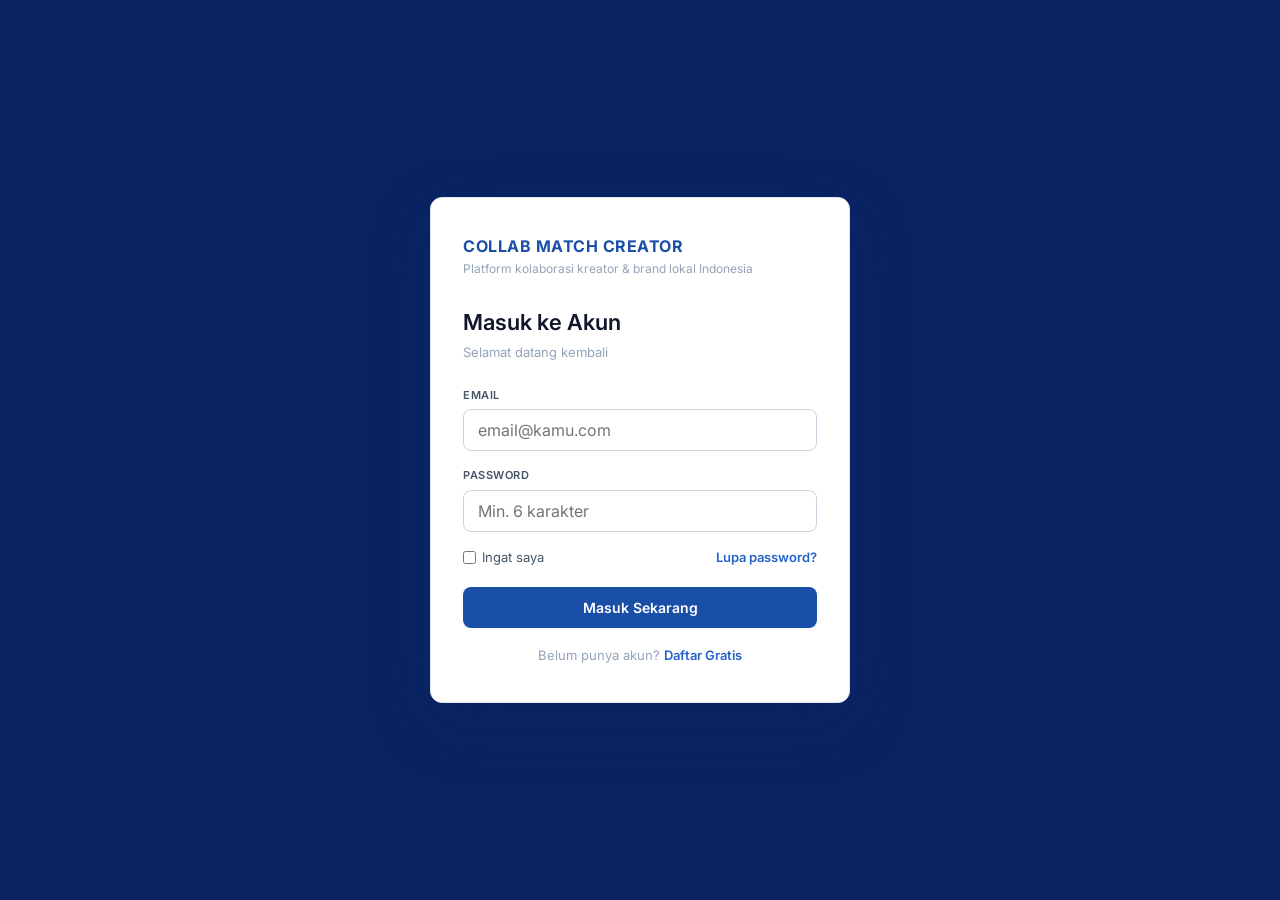
<file: index.html>
<!DOCTYPE html>
<html lang="id">
<head>
<meta charset="UTF-8">
<meta name="viewport" content="width=device-width, initial-scale=1.0, viewport-fit=cover">
<meta name="theme-color" content="#1a4fa8">
<meta name="description" content="Platform kolaborasi kreator &amp; brand lokal Indonesia">
<meta name="apple-mobile-web-app-capable" content="yes">
<meta name="apple-mobile-web-app-status-bar-style" content="black-translucent">
<meta name="apple-mobile-web-app-title" content="COLLAB MATCH">
<meta name="mobile-web-app-capable" content="yes">
<meta name="application-name" content="CollabMatch">

<!-- Open Graph -->
<meta property="og:title" content="Collab Match Creator">
<meta property="og:description" content="Platform kolaborasi kreator & brand lokal Indonesia">
<meta property="og:type" content="website">
<meta property="og:image" content="/icons/icon-512.png">

<!-- PWA Manifest -->
<link rel="manifest" href="/manifest.json">

<!-- Apple Touch Icon -->
<link rel="apple-touch-icon" href="/icons/icon-192.png">
<link rel="apple-touch-icon" sizes="152x152" href="/icons/icon-152.png">
<link rel="apple-touch-icon" sizes="192x192" href="/icons/icon-192.png">

<!-- Favicon -->
<link rel="icon" type="image/png" sizes="32x32" href="/icons/icon-96.png">

<!-- Fonts -->
<link rel="preconnect" href="https://fonts.googleapis.com">
<link rel="preconnect" href="https://fonts.gstatic.com" crossorigin>
<link href="https://fonts.googleapis.com/css2?family=Inter:wght@300;400;500;600;700&display=swap" rel="stylesheet">

<!-- Stylesheet -->
<link rel="stylesheet" href="style.css">

<title>COLLAB MATCH CREATOR</title>
</head>
<body>

<!-- PWA: Install Banner (muncul saat belum diinstall) -->
<div class="pwa-install-banner" id="pwaInstallBanner">
  <span class="pwa-install-icon">📲</span>
  <div class="pwa-install-text">
    <div class="pwa-install-title">Install Collab Match</div>
    <div class="pwa-install-sub">Buka lebih cepat langsung dari home screen</div>
  </div>
  <button class="pwa-install-btn" onclick="CMK.InstallPrompt.prompt()">Install</button>
  <button class="pwa-install-dismiss" onclick="CMK.InstallPrompt.dismiss()" aria-label="Tutup">✕</button>
</div>

<!-- PWA: Update Banner (muncul saat ada versi baru) -->
<div class="update-banner" id="updateBanner">
  <span>🎉 Versi baru tersedia!</span>
  <div class="update-banner-text">Perbarui untuk fitur terbaru.</div>
  <button class="update-banner-btn" id="updateBannerBtn">Perbarui</button>
</div>

<!-- Hidden file input for photo upload -->
<input type="file" id="photoFileInput" accept="image/*" style="display:none" onchange="onPhotoSelected(event)">

<div class="toast-wrap" id="toastWrap"></div>

<!-- CHAT VIEW -->
<div class="chat-view" id="chatView">
  <div class="chat-header">
    <button class="btn-back" onclick="closeChat()">&#8249;</button>
    <div class="chat-peer-info">
      <div class="chat-peer-name" id="chatPeerName">-</div>
      <div class="chat-peer-status">Online sekarang</div>
      <div class="chat-peer-context" id="chatPeerContext"></div>
    </div>
  </div>
  <div class="chat-messages" id="chatMessages"></div>
  <div class="chat-input-bar">
    <input class="chat-input" id="chatInput" placeholder="Tulis pesan..." onkeypress="onChatKey(event)">
    <button class="btn-send" onclick="sendMsg()">&#9658;</button>
  </div>
</div>

<!-- PAYMENT MODAL -->
<div class="overlay" id="payOverlay">
  <div class="bottom-sheet">
    <div class="sheet-handle"></div>
    <div class="sheet-title">Aktifkan Iklan Premium</div>
    <div class="sheet-sub">Iklan tayang 14 hari — ratusan kreator lokal menemukanmu</div>
    <div class="pay-amount-box">
      <div class="pay-amount">Rp 99.000</div>
      <div class="pay-amount-sub">Sekali bayar · 14 hari tayang · Badge Premium aktif</div>
    </div>
    <div class="pay-methods">
      <div class="pay-opt sel" onclick="selPay(this,'transfer')"><div class="pay-opt-name">Transfer Bank</div></div>
      <div class="pay-opt"    onclick="selPay(this,'qris')"><div class="pay-opt-name">QRIS</div></div>
      <div class="pay-opt"    onclick="selPay(this,'dana')"><div class="pay-opt-name">DANA</div></div>
      <div class="pay-opt"    onclick="selPay(this,'gopay')"><div class="pay-opt-name">GoPay</div></div>
    </div>
    <div class="bank-box" id="bankBox">
      <p>Transfer ke BCA atas nama <strong>PT Collab Match Creator</strong></p>
      <div class="bank-num">1234 5678 90</div>
      <div class="bank-note">Nominal tepat Rp 99.000 — konfirmasi otomatis dalam 1x24 jam</div>
    </div>
    <button class="btn-confirm" onclick="confirmPay()">Konfirmasi Sudah Bayar</button>
    <button class="btn-cancel-sheet" onclick="closePayOverlay()">Batalkan</button>
  </div>
</div>

<!-- EDIT PROFILE MODAL (CREATOR) -->
<div class="overlay" id="editOverlay">
  <div class="bottom-sheet">
    <div class="sheet-handle"></div>
    <div class="sheet-title">Edit Profil</div>
    <div class="sheet-sub">Lengkapi profil agar mudah ditemukan brand</div>
    <div class="form-group">
      <label class="form-label">Bio Singkat</label>
      <textarea class="form-input" id="editBio" rows="3" placeholder="Ceritakan keunikanmu sebagai kreator..." style="resize:none"></textarea>
    </div>
    <div class="form-group">
      <label class="form-label">Niche Konten</label>
      <select class="form-input" id="editNiche">
        <option>Beauty &amp; Lifestyle</option><option>Food &amp; Culinary</option>
        <option>Fashion</option><option>Travel</option>
        <option>Tech &amp; Gadget</option><option>Gaming</option>
        <option>Finance</option><option>Health &amp; Fitness</option>
        <option>Parenting</option><option>Comedy &amp; Entertainment</option>
      </select>
    </div>
    <div class="form-group">
      <label class="form-label">Kota</label>
      <input class="form-input" id="editCity" placeholder="Contoh: Solo, Jawa Tengah">
    </div>
    <div class="form-group">
      <label class="form-label">Username Instagram</label>
      <input class="form-input" id="editIG" placeholder="@username">
    </div>
    <div class="form-group">
      <label class="form-label">Username TikTok</label>
      <input class="form-input" id="editTT" placeholder="@username">
    </div>
    <div class="form-group">
      <label class="form-label">Total Followers (gabungan)</label>
      <input class="form-input" id="editFollowers" type="number" placeholder="Contoh: 12500">
    </div>
    <button class="btn-confirm" onclick="saveProfile()">Simpan Profil</button>
    <button class="btn-cancel-sheet" onclick="closeEdit()">Batal</button>
  </div>
</div>

<!-- EDIT PROFILE MODAL (BRAND) -->
<div class="overlay" id="editBrandOverlay">
  <div class="bottom-sheet">
    <div class="sheet-handle"></div>
    <div class="sheet-title">Edit Profil Brand</div>
    <div class="sheet-sub">Lengkapi info brand agar kreator lebih percaya</div>
    <div class="form-group">
      <label class="form-label">Nama Brand</label>
      <input class="form-input" id="editBrandName" placeholder="Contoh: Kopi Nusantara">
    </div>
    <div class="form-group">
      <label class="form-label">Kategori Bisnis</label>
      <select class="form-input" id="editBrandCat">
        <option>Kuliner &amp; F&amp;B</option><option>Beauty &amp; Skincare</option>
        <option>Fashion</option><option>UMKM Lokal</option>
        <option>Travel &amp; Hospitality</option><option>Tech &amp; Apps</option>
        <option>Education</option><option>Health &amp; Wellness</option>
      </select>
    </div>
    <div class="form-group">
      <label class="form-label">Lokasi Brand</label>
      <input class="form-input" id="editBrandCity" placeholder="Contoh: Solo, Jawa Tengah">
    </div>
    <div class="form-group">
      <label class="form-label">Instagram Brand</label>
      <input class="form-input" id="editBrandIG" placeholder="@namainstagram">
    </div>
    <div class="form-group">
      <label class="form-label">TikTok Brand</label>
      <input class="form-input" id="editBrandTT" placeholder="@namatiktok">
    </div>
    <div class="form-group">
      <label class="form-label">Website / Link Bio</label>
      <input class="form-input" id="editBrandWeb" placeholder="https://website.com">
    </div>
    <button class="btn-confirm" onclick="saveBrandProfile()">Simpan Profil Brand</button>
    <button class="btn-cancel-sheet" onclick="closeEditBrand()">Batal</button>
  </div>
</div>

<!-- POST JOB MODAL -->
<div class="overlay" id="postJobOverlay">
  <div class="bottom-sheet">
    <div class="sheet-handle"></div>
    <div class="sheet-title">Pasang Iklan Kampanye</div>
    <div class="sheet-sub">Kreator lokal siap menemukan lowonganmu dalam hitungan menit</div>
    <div class="form-group">
      <label class="form-label">Nama Kampanye / Produk</label>
      <input class="form-input" id="jobTitle" placeholder="Contoh: Review Kopi Arabika Premium">
    </div>
    <div class="form-group">
      <label class="form-label">Deskripsi Briefing</label>
      <textarea class="form-input" id="jobDesc" rows="3" placeholder="Format konten, tone, deliverable, dll." style="resize:none"></textarea>
    </div>
    <div class="form-group">
      <label class="form-label">Niche Kreator yang Dicari</label>
      <select class="form-input" id="jobNiche">
        <option>Beauty &amp; Lifestyle</option><option>Food &amp; Culinary</option>
        <option>Fashion</option><option>Travel</option>
        <option>Tech &amp; Gadget</option><option>Gaming</option>
        <option>Finance</option><option>Health &amp; Fitness</option>
      </select>
    </div>
    <div class="form-group">
      <label class="form-label">Lokasi Target Kreator</label>
      <input class="form-input" id="jobLocation" placeholder="Contoh: Solo, Semarang, Yogyakarta">
    </div>
    <div class="form-group">
      <label class="form-label">Budget Kolaborasi (Rp)</label>
      <input class="form-input" id="jobBudget" type="number" placeholder="Contoh: 500000">
    </div>
    <div class="form-group">
      <label class="form-label">Kategori Bisnis</label>
      <select class="form-input" id="jobCategory">
        <option>Kuliner &amp; F&amp;B</option><option>Beauty &amp; Skincare</option>
        <option>Fashion</option><option>UMKM Lokal</option>
        <option>Travel &amp; Hospitality</option><option>Tech &amp; Apps</option>
        <option>Education</option><option>Health &amp; Wellness</option>
      </select>
    </div>
    <button class="btn-confirm" onclick="submitPost()">Pasang Iklan — Rp 99.000</button>
    <button class="btn-cancel-sheet" onclick="closePostJob()">Batal</button>
  </div>
</div>

<!-- ===== EDIT FOTO PROFIL MODAL (BARU) ===== -->
<div class="overlay" id="editPhotoOverlay">
  <div class="bottom-sheet">
    <div class="sheet-handle"></div>
    <div class="sheet-title">Foto Profil</div>
    <div class="sheet-sub">Pilih foto yang mewakili identitasmu</div>
    <div class="photo-preview-wrap">
      <div class="photo-preview-circle" id="photoPreviewCircle">?</div>
      <button class="btn-pick-photo" onclick="document.getElementById('photoFileInput').click()">Pilih Foto dari Galeri</button>
      <div class="photo-hint">Format JPG / PNG · Maks. 5 MB · Rasio 1:1 disarankan</div>
    </div>
    <button class="btn-confirm" id="btnSavePhoto" onclick="savePhoto()" disabled style="opacity:0.5">Simpan Foto Profil</button>
    <button class="btn-cancel-sheet" id="btnRemovePhoto" onclick="removePhoto()" style="color:var(--red);display:none">Hapus Foto Profil</button>
    <button class="btn-cancel-sheet" onclick="closeEditPhoto()">Batal</button>
  </div>
</div>

<!-- ===== EDIT NAMA AKUN MODAL (BARU) ===== -->
<div class="overlay" id="editNameOverlay">
  <div class="bottom-sheet">
    <div class="sheet-handle"></div>
    <div class="sheet-title">Ubah Nama Akun</div>
    <div class="sheet-sub">Nama yang tampil di profil dan percakapanmu</div>
    <div class="name-edit-info" id="nameEditInfo">
      <!-- diisi oleh JS -->
    </div>
    <div class="form-group">
      <label class="form-label">Nama Baru</label>
      <input class="form-input" id="editNameInput" placeholder="Nama lengkap kamu" maxlength="50">
    </div>
    <button class="btn-confirm" id="btnSaveName" onclick="saveName()">Simpan Nama</button>
    <button class="btn-cancel-sheet" onclick="closeEditName()">Batal</button>
  </div>
</div>

<!-- ===== AUTH ===== -->
<div id="authArea">
  <!-- LOGIN -->
  <div id="loginPage" class="auth-page">
    <div class="auth-card">
      <div class="auth-brand">
        <div class="auth-brand-name">Collab Match Creator</div>
        <div class="auth-brand-sub">Platform kolaborasi kreator &amp; brand lokal Indonesia</div>
      </div>
      <div class="auth-heading">Masuk ke Akun</div>
      <div class="auth-subheading">Selamat datang kembali</div>
      <div class="form-group">
        <label class="form-label">Email</label>
        <input class="form-input" type="email" id="loginEmail" placeholder="email@kamu.com">
      </div>
      <div class="form-group">
        <label class="form-label">Password</label>
        <input class="form-input" type="password" id="loginPw" placeholder="Min. 6 karakter">
      </div>
      <div style="display:flex;align-items:center;justify-content:space-between;margin-bottom:20px">
        <label style="font-size:13px;color:var(--gray-600);display:flex;align-items:center;gap:6px;cursor:pointer">
          <input type="checkbox" id="rememberMe" style="accent-color:var(--blue-600)"> Ingat saya
        </label>
        <a href="#" style="font-size:13px;color:var(--blue-600);text-decoration:none;font-weight:600">Lupa password?</a>
      </div>
      <button class="btn-primary" onclick="doLogin()">Masuk Sekarang</button>
      <div class="auth-switch">Belum punya akun? <a href="#" onclick="showReg()">Daftar Gratis</a></div>
    </div>
  </div>

  <!-- REGISTER -->
  <div id="regPage" class="auth-page" style="display:none">
    <div class="auth-card">
      <div class="auth-brand">
        <div class="auth-brand-name">Collab Match Creator</div>
        <div class="auth-brand-sub">Mulai kolaborasi impianmu hari ini</div>
      </div>
      <div class="auth-heading">Buat Akun Baru</div>
      <div class="auth-subheading">Gratis selamanya untuk kreator</div>
      <div class="form-group">
        <label class="form-label">Nama Lengkap</label>
        <input class="form-input" type="text" id="regName" placeholder="Nama kamu">
      </div>
      <div class="form-group">
        <label class="form-label">Email</label>
        <input class="form-input" type="email" id="regEmail" placeholder="email@kamu.com">
      </div>
      <div class="form-group">
        <label class="form-label">Password</label>
        <input class="form-input" type="password" id="regPw" placeholder="Min. 6 karakter">
      </div>
      <div class="form-group">
        <label class="form-label">Daftar Sebagai</label>
        <div class="role-grid">
          <div class="role-option selected" id="roleCreatorOpt" onclick="pickRole('creator')">
            <div class="role-option-title">Konten Kreator</div>
            <div class="role-option-desc">Micro-influencer, KOL</div>
          </div>
          <div class="role-option" id="roleBrandOpt" onclick="pickRole('brand')">
            <div class="role-option-title">Brand / Bisnis</div>
            <div class="role-option-desc">UMKM, Kafe, Agensi</div>
          </div>
        </div>
      </div>
      <button class="btn-primary" onclick="doRegister()">Buat Akun Gratis</button>
      <div class="auth-switch">Sudah punya akun? <a href="#" onclick="showLogin()">Masuk</a></div>
    </div>
  </div>

  <!-- REGISTER SUCCESS -->
  <div id="regSuccessPage" class="reg-success-page">
    <div class="success-card">
      <div class="auth-brand" style="text-align:center">
        <div class="auth-brand-name">Collab Match Creator</div>
      </div>
      <div class="success-icon">✓</div>
      <div class="success-title">Akun Berhasil Dibuat!</div>
      <div class="success-sub">Akunmu sudah siap. Silakan masuk dengan email dan password yang kamu daftarkan tadi.</div>
      <div class="success-email-box" id="successEmail">email@kamu.com</div>
      <button class="btn-primary" onclick="goToLoginAfterReg()">Masuk ke Akun Sekarang</button>
    </div>
  </div>
</div>

<!-- ===== MAIN APP ===== -->
<div class="app-wrapper" id="appWrapper">

  <nav class="top-nav">
    <div class="top-nav-brand" id="topNavBrand">Collab Match <span>Creator</span></div>
    <div class="nav-actions">
      <button class="nav-btn" onclick="showTab('inbox')" id="inboxNavBtn" title="Pesan">
        &#9993;
        <div class="notif-dot" id="inboxDot" style="display:none"></div>
      </button>
      <div class="nav-avatar" id="navAv" onclick="showTab('profile')">K</div>
    </div>
  </nav>

  <div class="tab-nav">
    <button class="tab-btn active" id="tabCollab" onclick="showTab('collab')">Open Collab</button>
    <button class="tab-btn" id="tabJob"    onclick="showTab('job')">Job / Brand</button>
    <button class="tab-btn" id="tabInbox"  onclick="showTab('inbox')">Pesan</button>
    <button class="tab-btn" id="tabDash"   onclick="showTab('dash')">Dashboard</button>
    <button class="tab-btn" id="tabProfile" onclick="showTab('profile')">Profil</button>
  </div>

  <div class="app-content">

    <!-- OPEN COLLAB TAB -->
    <div class="tab-section active" id="secCollab">
      <div class="page-header">
        <div class="page-header-title">Brand Open Collab</div>
        <div class="page-header-sub">Brand-brand ini sedang membuka peluang kolaborasi</div>
      </div>

      <div class="search-bar-wrap">
        <div class="search-row">
          <div class="search-input-wrap">
            <span class="search-icon">🔍</span>
            <input class="search-input" id="collabSearchInput" placeholder="Cari brand, niche, atau lokasi..." oninput="onCollabSearch()">
          </div>
          <button class="btn-search" onclick="onCollabSearch()">Cari</button>
        </div>
        <div class="filter-chips" id="collabNicheChips"></div>
      </div>
      <div class="search-result-label" id="collabResultLabel" style="display:none"></div>
      <div class="card-list" id="collabList"></div>
    </div>

    <!-- JOB TAB -->
    <div class="tab-section" id="secJob">
      <div class="page-header">
        <div class="page-header-title">Lowongan Berbayar</div>
        <div class="page-header-sub">Iklan kampanye dari brand — apply 1x tap</div>
      </div>

      <div class="search-bar-wrap">
        <div class="search-row">
          <div class="search-input-wrap">
            <span class="search-icon">🔍</span>
            <input class="search-input" id="jobSearchInput" placeholder="Cari brand, niche, atau lokasi..." oninput="onJobSearch()">
          </div>
          <button class="btn-search" onclick="onJobSearch()">Cari</button>
        </div>
        <div class="filter-chips" id="jobNicheChips"></div>
      </div>
      <div class="search-result-label" id="jobResultLabel" style="display:none"></div>
      <div class="card-list" id="jobList"></div>
    </div>

    <!-- INBOX TAB -->
    <div class="tab-section" id="secInbox">
      <div class="page-header">
        <div class="page-header-title">Pesan <span class="inbox-count" id="inboxCount">0</span></div>
        <div class="page-header-sub" id="inboxSubtitle">Semua percakapan kolaborasi</div>
      </div>
      <div class="inbox-section" id="inboxList"></div>
    </div>

    <!-- DASHBOARD TAB -->
    <div class="tab-section" id="secDash">

      <!-- Creator Dashboard -->
      <div id="creatorDash">
        <div class="page-header">
          <div class="page-header-title">Dashboard Kreator</div>
          <div class="page-header-sub">Pantau aktivitas kolaborasimu</div>
        </div>

        <div class="stats-grid" id="creatorStats" style="grid-template-columns:1fr 1fr 1fr 1fr">
          <div class="stat-card">
            <div class="stat-num" id="stTotal">0</div>
            <div class="stat-label">Total</div>
          </div>
          <div class="stat-card">
            <div class="stat-num" id="stReview" style="color:var(--blue-600)">0</div>
            <div class="stat-label">Ditinjau</div>
          </div>
          <div class="stat-card">
            <div class="stat-num" id="stAccepted" style="color:var(--green)">0</div>
            <div class="stat-label">Diterima</div>
          </div>
          <div class="stat-card">
            <div class="stat-num" id="stContacted" style="color:#d97706">0</div>
            <div class="stat-label">Dihubungi</div>
          </div>
        </div>

        <div class="status-legend">
          <div class="legend-item"><div class="legend-dot" style="background:var(--blue-600)"></div>Ditinjau</div>
          <div class="legend-item"><div class="legend-dot" style="background:var(--green)"></div>Diterima</div>
          <div class="legend-item"><div class="legend-dot" style="background:#d97706"></div>Dihubungi</div>
          <div class="legend-item"><div class="legend-dot" style="background:var(--red)"></div>Tidak Lanjut</div>
        </div>

        <div class="section-block">
          <div class="section-block-title">Status Pengajuan</div>
          <div class="status-filter-row" id="statusFilterRow">
            <div class="status-chip active" onclick="filterStatus('all', this)">Semua</div>
            <div class="status-chip" onclick="filterStatus('review', this)">Ditinjau</div>
            <div class="status-chip" onclick="filterStatus('accepted', this)">Diterima</div>
            <div class="status-chip" onclick="filterStatus('contacted', this)">Dihubungi</div>
            <div class="status-chip" onclick="filterStatus('rejected', this)">Tidak Lanjut</div>
          </div>
          <div id="statusList"></div>
        </div>
      </div>

      <!-- Brand Dashboard -->
      <div id="brandDash" style="display:none">
        <div class="page-header">
          <div class="page-header-title">Dashboard Brand</div>
          <div class="page-header-sub">Kelola kampanye dan pantau kreator</div>
        </div>
        <div class="brand-cta">
          <div class="brand-cta-text">
            <h4>Pasang Iklan Baru</h4>
            <p>Jangkau ratusan kreator lokal siap kolaborasi — tayang 14 hari</p>
          </div>
          <button class="btn-cta" onclick="openPostJob()">Pasang Iklan</button>
        </div>
        <div class="stats-grid">
          <div class="stat-card"><div class="stat-num" id="stIklan">0</div><div class="stat-label">Iklan Aktif</div></div>
          <div class="stat-card"><div class="stat-num" id="stPelamar">0</div><div class="stat-label">Pelamar</div></div>
        </div>
        <div class="section-block">
          <div class="section-block-title">Kreator yang Melamar</div>
          <div id="applicantList"></div>
        </div>
      </div>

    </div>

    <!-- PROFILE TAB -->
    <div class="tab-section" id="secProfile">
      <div class="profile-section">
        <div class="profile-hero-card">
          <!-- Foto profil dengan tombol edit -->
          <div class="profile-av-wrap" onclick="openEditPhoto()">
            <div class="profile-av-xl" id="profileAv">K</div>
            <div class="profile-av-cam">📷</div>
          </div>
          <!-- Nama dengan tombol edit inline -->
          <div class="profile-name-row">
            <div class="profile-name-xl" id="profileName">Pengguna</div>
            <button class="btn-edit-name-inline" onclick="openEditName()" title="Ubah nama">✏️</button>
          </div>
          <div class="profile-role-pill" id="profileRole">Konten Kreator</div>
        </div>

        <!-- CREATOR INFO -->
        <div class="info-card" id="creatorInfo">
          <div class="info-card-title">Informasi Kreator</div>
          <div class="info-row"><div class="info-key">Kota</div><div class="info-val" id="pCity">Belum diisi</div></div>
          <div class="info-row"><div class="info-key">Niche</div><div class="info-val" id="pNiche">Belum diisi</div></div>
          <div class="info-row"><div class="info-key">Total Followers</div><div class="info-val" id="pFollowers">0</div></div>
          <div class="info-row"><div class="info-key">Instagram</div><div class="info-val" id="pIG">-</div></div>
          <div class="info-row"><div class="info-key">TikTok</div><div class="info-val" id="pTT">-</div></div>
          <button class="btn-edit" onclick="openEdit()">Edit Profil</button>
        </div>

        <!-- BRAND INFO -->
        <div class="info-card" id="brandInfo" style="display:none">
          <div class="info-card-title">Informasi Brand</div>
          <div class="info-row"><div class="info-key">Nama Brand</div><div class="info-val" id="pBrandName">-</div></div>
          <div class="info-row"><div class="info-key">Kategori</div><div class="info-val" id="pBrandCat">-</div></div>
          <div class="info-row"><div class="info-key">Lokasi</div><div class="info-val" id="pBrandCity">-</div></div>
          <div class="info-row"><div class="info-key">Instagram</div><div class="info-val" id="pBrandIG">-</div></div>
          <div class="info-row"><div class="info-key">TikTok</div><div class="info-val" id="pBrandTT">-</div></div>
          <div class="info-row"><div class="info-key">Website</div><div class="info-val" id="pBrandWeb">-</div></div>
          <div class="info-row"><div class="info-key">Status Iklan</div><div class="info-val" id="pBrandStatus">Belum ada iklan aktif</div></div>
          <button class="btn-edit" onclick="openEditBrand()">Edit Profil Brand</button>
        </div>

        <div class="info-card">
          <div class="info-card-title">Akun</div>
          <div class="info-row"><div class="info-key">Email</div><div class="info-val" id="pEmail">-</div></div>
          <div class="info-row"><div class="info-key">Member Sejak</div><div class="info-val" id="pSince">-</div></div>
          <div id="settingsContainer" style="margin-top:12px;"></div>
        <button class="btn-logout" onclick="doLogout()">Keluar dari Akun</button>
        </div>

      </div>
    </div>

  </div>
</div>


<!-- Scripts (urutan penting: settings.js dulu, lalu app.js) -->
<script src="settings.js"></script>
<script src="app.js"></script>

</body>
</html>
</file>
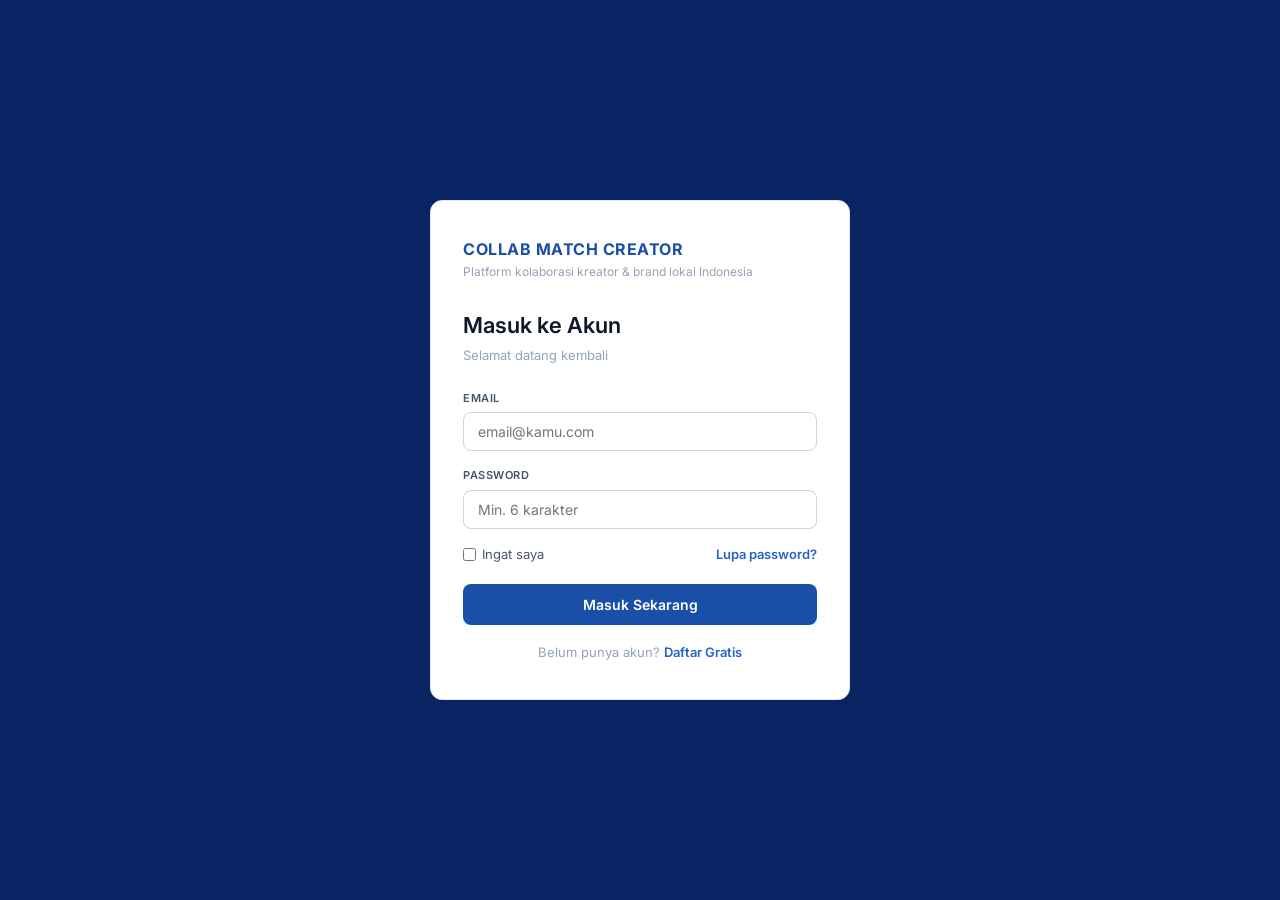
<file: Index.html>
<!DOCTYPE html>
<html lang="id">
<head>
<meta charset="UTF-8">
<meta name="viewport" content="width=device-width, initial-scale=1.0">
<meta name="theme-color" content="#1a4fa8">
<meta name="description" content="Platform kolaborasi kreator & brand lokal Indonesia">
<meta name="apple-mobile-web-app-capable" content="yes">
<meta name="apple-mobile-web-app-status-bar-style" content="black-translucent">
<meta name="apple-mobile-web-app-title" content="COLLAB MATCH">
<title>COLLAB MATCH CREATOR</title>
<link href="https://fonts.googleapis.com/css2?family=Inter:wght@300;400;500;600;700&display=swap" rel="stylesheet">
<style>
:root {
  --blue-900: #0a2463;
  --blue-800: #1a3a7c;
  --blue-700: #1a4fa8;
  --blue-600: #2563c8;
  --blue-500: #3b82f6;
  --blue-400: #60a5fa;
  --blue-100: #dbeafe;
  --blue-50:  #eff6ff;
  --white:    #ffffff;
  --gray-50:  #f8fafc;
  --gray-100: #f1f5f9;
  --gray-200: #e2e8f0;
  --gray-300: #cbd5e1;
  --gray-400: #94a3b8;
  --gray-600: #475569;
  --gray-700: #334155;
  --gray-900: #0f172a;
  --red:      #dc2626;
  --green:    #059669;
}

* { margin:0; padding:0; box-sizing:border-box; }

body {
  font-family: 'Inter', -apple-system, sans-serif;
  background: var(--gray-50);
  color: var(--gray-900);
  min-height: 100vh;
  overflow-x: hidden;
  font-size: 14px;
  line-height: 1.5;
}

::-webkit-scrollbar { width: 3px; }
::-webkit-scrollbar-track { background: transparent; }
::-webkit-scrollbar-thumb { background: var(--gray-300); border-radius: 3px; }

/* ===== AUTH ===== */
.auth-page {
  min-height: 100vh;
  background: var(--blue-900);
  display: flex;
  align-items: center;
  justify-content: center;
  padding: 20px;
}

.auth-card {
  background: var(--white);
  border-radius: 12px;
  padding: 36px 32px;
  width: 100%;
  max-width: 420px;
  border: 1px solid var(--gray-200);
}

.auth-brand { margin-bottom: 28px; }
.auth-brand-name { font-size: 16px; font-weight: 700; color: var(--blue-700); letter-spacing: 0.5px; text-transform: uppercase; }
.auth-brand-sub  { font-size: 12px; color: var(--gray-400); margin-top: 2px; }

.auth-heading    { font-size: 22px; font-weight: 600; color: var(--gray-900); margin-bottom: 4px; }
.auth-subheading { font-size: 13px; color: var(--gray-400); margin-bottom: 24px; }

.form-label {
  display: block; font-size: 11px; font-weight: 600; color: var(--gray-600);
  text-transform: uppercase; letter-spacing: 0.5px; margin-bottom: 6px;
}

.form-input {
  border: 1px solid var(--gray-300); border-radius: 8px; padding: 10px 14px;
  font-family: 'Inter', sans-serif; font-size: 14px; width: 100%; color: var(--gray-900);
  background: var(--white); transition: border-color 0.15s; outline: none;
}
.form-input:focus { border-color: var(--blue-500); box-shadow: 0 0 0 3px rgba(59,130,246,0.12); }
.form-group { margin-bottom: 16px; }

.role-grid { display: grid; grid-template-columns: 1fr 1fr; gap: 10px; margin-bottom: 20px; }

.role-option {
  border: 1.5px solid var(--gray-200); border-radius: 8px; padding: 14px 12px;
  cursor: pointer; transition: all 0.15s; background: var(--white);
}
.role-option:hover { border-color: var(--blue-400); background: var(--blue-50); }
.role-option.selected { border-color: var(--blue-600); background: var(--blue-50); }
.role-option-title { font-size: 13px; font-weight: 600; color: var(--gray-900); margin-bottom: 2px; }
.role-option-desc  { font-size: 11px; color: var(--gray-400); }

.btn-primary {
  background: var(--blue-700); color: var(--white); border: none; border-radius: 8px;
  padding: 12px 20px; font-family: 'Inter', sans-serif; font-weight: 600; font-size: 14px;
  cursor: pointer; width: 100%; transition: background 0.15s;
}
.btn-primary:hover { background: var(--blue-800); }

.btn-secondary {
  background: var(--white); color: var(--blue-700); border: 1.5px solid var(--blue-200, #bfdbfe);
  border-radius: 8px; padding: 10px 20px; font-family: 'Inter', sans-serif; font-weight: 600;
  font-size: 14px; cursor: pointer; width: 100%; transition: all 0.15s; margin-top: 8px;
}
.btn-secondary:hover { background: var(--blue-50); }

.auth-switch { text-align: center; margin-top: 18px; font-size: 13px; color: var(--gray-400); }
.auth-switch a { color: var(--blue-600); font-weight: 600; text-decoration: none; }

/* ===== SUCCESS BANNER (after register) ===== */
.reg-success-page {
  min-height: 100vh;
  background: var(--blue-900);
  display: none;
  align-items: center;
  justify-content: center;
  padding: 20px;
}
.reg-success-page.show { display: flex; }
.success-card {
  background: var(--white);
  border-radius: 12px;
  padding: 40px 32px;
  width: 100%;
  max-width: 420px;
  text-align: center;
}
.success-icon {
  width: 64px; height: 64px;
  background: #d1fae5;
  border-radius: 50%;
  display: flex; align-items: center; justify-content: center;
  font-size: 28px;
  margin: 0 auto 20px;
}
.success-title { font-size: 20px; font-weight: 700; color: var(--gray-900); margin-bottom: 8px; }
.success-sub   { font-size: 13px; color: var(--gray-600); line-height: 1.6; margin-bottom: 28px; }
.success-email-box {
  background: var(--blue-50);
  border: 1px solid var(--blue-100);
  border-radius: 8px;
  padding: 12px;
  margin-bottom: 24px;
  font-size: 14px;
  font-weight: 600;
  color: var(--blue-700);
}

/* ===== MAIN APP ===== */
.app-wrapper { display: none; min-height: 100vh; flex-direction: column; }
.app-wrapper.active { display: flex; }

/* ===== TOP NAV ===== */
.top-nav {
  background: var(--blue-900); padding: 0 20px; height: 56px;
  display: flex; align-items: center; justify-content: space-between;
  position: sticky; top: 0; z-index: 100; border-bottom: 1px solid var(--blue-800);
}
.top-nav-brand { font-size: 13px; font-weight: 700; color: var(--white); letter-spacing: 0.8px; text-transform: uppercase; }
.top-nav-brand span { color: var(--blue-400); }

.nav-actions { display: flex; align-items: center; gap: 8px; }

.nav-btn {
  background: rgba(255,255,255,0.08); border: 1px solid rgba(255,255,255,0.12); border-radius: 6px;
  width: 34px; height: 34px; display: flex; align-items: center; justify-content: center;
  cursor: pointer; color: var(--white); font-size: 15px; transition: background 0.15s; position: relative;
}
.nav-btn:hover { background: rgba(255,255,255,0.14); }
.notif-dot {
  position: absolute; top: 5px; right: 5px; width: 7px; height: 7px;
  background: var(--blue-400); border-radius: 50%; border: 1.5px solid var(--blue-900);
}
.nav-avatar {
  width: 34px; height: 34px; border-radius: 50%; background: var(--blue-600);
  display: flex; align-items: center; justify-content: center;
  font-size: 13px; font-weight: 600; color: var(--white); cursor: pointer;
  border: 1.5px solid rgba(255,255,255,0.2);
  overflow: hidden;
}
.nav-avatar img { width: 100%; height: 100%; object-fit: cover; border-radius: 50%; }

/* ===== TAB NAV ===== */
.tab-nav {
  background: var(--white); border-bottom: 1px solid var(--gray-200);
  display: flex; padding: 0 4px; position: sticky; top: 56px; z-index: 99;
  overflow-x: auto;
}
.tab-btn {
  flex: 1; min-width: 56px; padding: 14px 4px 12px; border: none; background: transparent;
  font-family: 'Inter', sans-serif; font-size: 11px; font-weight: 600; color: var(--gray-400);
  cursor: pointer; border-bottom: 2px solid transparent; margin-bottom: -1px;
  transition: all 0.15s; text-transform: uppercase; letter-spacing: 0.4px; white-space: nowrap;
}
.tab-btn.active { color: var(--blue-700); border-bottom-color: var(--blue-700); }

/* ===== CONTENT ===== */
.app-content { flex: 1; overflow-y: auto; padding-bottom: 24px; }
.tab-section { display: none; }
.tab-section.active { display: block; }

/* ===== PAGE HEADER ===== */
.page-header { background: var(--white); padding: 20px; border-bottom: 1px solid var(--gray-200); }
.page-header-title { font-size: 18px; font-weight: 700; color: var(--gray-900); }
.page-header-sub   { font-size: 13px; color: var(--gray-400); margin-top: 2px; }

/* ===== SEARCH BAR ===== */
.search-bar-wrap {
  background: var(--white);
  padding: 12px 16px;
  border-bottom: 1px solid var(--gray-200);
}
.search-row { display: flex; gap: 8px; margin-bottom: 10px; }
.search-input-wrap { flex: 1; position: relative; }
.search-icon {
  position: absolute; left: 10px; top: 50%; transform: translateY(-50%);
  font-size: 14px; color: var(--gray-400); pointer-events: none;
}
.search-input {
  width: 100%; border: 1px solid var(--gray-300); border-radius: 8px;
  padding: 9px 12px 9px 32px; font-family: 'Inter', sans-serif; font-size: 13px;
  color: var(--gray-900); outline: none; transition: border-color 0.15s;
  background: var(--gray-50);
}
.search-input:focus { border-color: var(--blue-500); background: var(--white); box-shadow: 0 0 0 3px rgba(59,130,246,0.08); }
.btn-search {
  background: var(--blue-700); color: var(--white); border: none; border-radius: 8px;
  padding: 9px 14px; font-family: 'Inter', sans-serif; font-weight: 600; font-size: 12px;
  cursor: pointer; transition: background 0.15s; flex-shrink: 0;
}
.btn-search:hover { background: var(--blue-800); }

.filter-chips { display: flex; gap: 8px; overflow-x: auto; padding-bottom: 2px; }
.filter-chip {
  border: 1px solid var(--gray-200); border-radius: 20px; padding: 5px 12px;
  font-size: 11px; font-weight: 600; color: var(--gray-600); cursor: pointer;
  white-space: nowrap; background: var(--white); transition: all 0.15s;
}
.filter-chip:hover  { border-color: var(--blue-400); color: var(--blue-700); }
.filter-chip.active { border-color: var(--blue-600); background: var(--blue-50); color: var(--blue-700); }

.search-result-label {
  font-size: 11px; font-weight: 600; color: var(--gray-400);
  text-transform: uppercase; letter-spacing: 0.4px;
  padding: 10px 16px 4px; background: var(--white);
}

/* ===== CARDS ===== */
.card-list { padding: 16px; }

.listing-card {
  background: var(--white); border: 1px solid var(--gray-200); border-radius: 10px;
  padding: 18px; margin-bottom: 12px; transition: box-shadow 0.15s; position: relative;
}
.listing-card:hover { box-shadow: 0 2px 12px rgba(15,23,42,0.08); }
.listing-card.featured { border-color: var(--blue-400); border-left: 3px solid var(--blue-600); }

.card-top { display: flex; align-items: flex-start; justify-content: space-between; margin-bottom: 12px; }
.brand-info { display: flex; align-items: center; gap: 10px; flex: 1; min-width: 0; }
.brand-initial {
  width: 40px; height: 40px; border-radius: 8px; background: var(--blue-50);
  border: 1px solid var(--blue-100); display: flex; align-items: center; justify-content: center;
  font-size: 14px; font-weight: 700; color: var(--blue-700); flex-shrink: 0;
}
.brand-name { font-size: 14px; font-weight: 600; color: var(--gray-900); }
.brand-cat  { font-size: 11px; color: var(--gray-400); margin-top: 1px; }
.featured-label {
  font-size: 10px; font-weight: 700; color: var(--blue-700); background: var(--blue-50);
  border: 1px solid var(--blue-100); padding: 2px 8px; border-radius: 4px;
  text-transform: uppercase; letter-spacing: 0.4px; flex-shrink: 0;
}
.card-title  { font-size: 15px; font-weight: 700; color: var(--gray-900); margin-bottom: 6px; }
.card-desc   { font-size: 13px; color: var(--gray-600); line-height: 1.6; margin-bottom: 12px; }
.card-tags   { display: flex; gap: 6px; flex-wrap: wrap; margin-bottom: 12px; }
.tag { font-size: 11px; font-weight: 500; padding: 3px 8px; border-radius: 4px; background: var(--gray-100); color: var(--gray-600); }
.tag.primary { background: var(--blue-50); color: var(--blue-700); border: 1px solid var(--blue-100); }

.card-footer { display: flex; align-items: center; justify-content: space-between; }
.card-meta   { font-size: 11px; color: var(--gray-400); }
.budget-label { font-size: 17px; font-weight: 700; color: var(--gray-900); }
.budget-sub   { font-size: 11px; color: var(--gray-400); margin-top: 1px; }

.btn-apply {
  background: var(--blue-700); color: var(--white); border: none; border-radius: 6px;
  padding: 9px 16px; font-family: 'Inter', sans-serif; font-weight: 600; font-size: 12px;
  cursor: pointer; transition: background 0.15s;
}
.btn-apply:hover { background: var(--blue-800); }
.btn-apply:disabled { background: var(--gray-200); color: var(--gray-400); cursor: default; }
.btn-apply.applied { background: var(--gray-100); color: var(--green); border: 1px solid var(--gray-200); }

/* ===== INBOX / MESSAGES ===== */
.inbox-section { padding: 0; }
.inbox-header  { padding: 16px 20px 12px; border-bottom: 1px solid var(--gray-100); background: var(--white); }
.inbox-title   { font-size: 15px; font-weight: 700; color: var(--gray-900); }
.inbox-count   { display: inline-block; background: var(--blue-600); color: var(--white); font-size: 10px; font-weight: 700; padding: 1px 6px; border-radius: 10px; margin-left: 6px; vertical-align: middle; }

.thread-item {
  display: flex; align-items: center; gap: 12px; padding: 14px 20px;
  border-bottom: 1px solid var(--gray-100); cursor: pointer;
  background: var(--white); transition: background 0.1s;
}
.thread-item:hover { background: var(--gray-50); }
.thread-item.unread { background: var(--blue-50); }
.thread-avatar {
  width: 44px; height: 44px; border-radius: 50%; background: var(--blue-100);
  display: flex; align-items: center; justify-content: center;
  font-size: 16px; font-weight: 700; color: var(--blue-700); flex-shrink: 0;
}
.thread-body { flex: 1; min-width: 0; }
.thread-name {
  font-size: 14px; font-weight: 600; color: var(--gray-900);
  display: flex; align-items: center; justify-content: space-between;
}
.thread-time    { font-size: 11px; color: var(--gray-400); font-weight: 400; }
.thread-preview { font-size: 12px; color: var(--gray-400); white-space: nowrap; overflow: hidden; text-overflow: ellipsis; margin-top: 2px; }
.thread-preview.unread { color: var(--gray-700); font-weight: 500; }
.unread-badge  { width: 8px; height: 8px; background: var(--blue-600); border-radius: 50%; flex-shrink: 0; }
.thread-context { font-size: 10px; color: var(--blue-600); font-weight: 500; background: var(--blue-50); padding: 1px 6px; border-radius: 3px; margin-top: 3px; display: inline-block; }

.empty-inbox { text-align: center; padding: 48px 24px; background: var(--white); }
.empty-inbox-title { font-size: 15px; font-weight: 600; color: var(--gray-700); margin-bottom: 6px; }
.empty-inbox-sub   { font-size: 13px; color: var(--gray-400); }

/* ===== CHAT VIEW ===== */
.chat-view {
  display: none; position: fixed; inset: 0; background: var(--white); z-index: 500; flex-direction: column;
}
.chat-view.show { display: flex; }
.chat-header {
  background: var(--blue-900); padding: 0 16px; height: 56px;
  display: flex; align-items: center; gap: 12px; border-bottom: 1px solid var(--blue-800);
}
.btn-back { background: none; border: none; color: var(--white); font-size: 22px; cursor: pointer; padding: 0; line-height: 1; }
.chat-peer-info { flex: 1; }
.chat-peer-name   { font-size: 14px; font-weight: 600; color: var(--white); }
.chat-peer-status { font-size: 11px; color: var(--blue-400); }
.chat-peer-context { font-size: 10px; color: rgba(255,255,255,0.5); margin-top: 1px; }

.chat-messages {
  flex: 1; overflow-y: auto; padding: 16px; background: var(--gray-50);
  display: flex; flex-direction: column; gap: 10px;
}
.msg-bubble { max-width: 76%; }
.msg-bubble.me   { align-self: flex-end; }
.msg-bubble.them { align-self: flex-start; }
.msg-content { padding: 10px 14px; border-radius: 10px; font-size: 13px; line-height: 1.5; }
.msg-bubble.me .msg-content   { background: var(--blue-700); color: var(--white); border-bottom-right-radius: 3px; }
.msg-bubble.them .msg-content { background: var(--white); color: var(--gray-900); border: 1px solid var(--gray-200); border-bottom-left-radius: 3px; }
.msg-time { font-size: 10px; color: var(--gray-400); margin-top: 4px; padding: 0 2px; }
.msg-bubble.me .msg-time { text-align: right; }

.chat-input-bar { padding: 12px 16px; background: var(--white); border-top: 1px solid var(--gray-200); display: flex; gap: 10px; align-items: center; }
.chat-input { flex: 1; border: 1px solid var(--gray-300); border-radius: 8px; padding: 10px 14px; font-family: 'Inter', sans-serif; font-size: 13px; outline: none; color: var(--gray-900); }
.chat-input:focus { border-color: var(--blue-400); }
.btn-send {
  width: 40px; height: 40px; border-radius: 8px; background: var(--blue-700); border: none;
  cursor: pointer; display: flex; align-items: center; justify-content: center;
  color: var(--white); font-size: 16px; flex-shrink: 0; transition: background 0.15s;
}
.btn-send:hover { background: var(--blue-800); }

/* ===== DASHBOARD ===== */
.stats-grid { display: grid; grid-template-columns: 1fr 1fr; gap: 12px; padding: 16px; }
.stat-card  { background: var(--white); border: 1px solid var(--gray-200); border-radius: 10px; padding: 16px; }
.stat-num   { font-size: 28px; font-weight: 700; color: var(--gray-900); }
.stat-label { font-size: 11px; color: var(--gray-400); margin-top: 2px; text-transform: uppercase; letter-spacing: 0.4px; font-weight: 600; }

.section-block { padding: 0 16px 16px; }
.section-block-title {
  font-size: 12px; font-weight: 700; color: var(--gray-400); text-transform: uppercase;
  letter-spacing: 0.5px; padding: 12px 0 10px; border-top: 1px solid var(--gray-100);
}

.application-row { display: flex; align-items: center; gap: 10px; padding: 12px 0; border-bottom: 1px solid var(--gray-100); }
.app-icon  { width: 38px; height: 38px; border-radius: 8px; background: var(--blue-50); border: 1px solid var(--blue-100); display: flex; align-items: center; justify-content: center; font-size: 13px; font-weight: 700; color: var(--blue-700); flex-shrink: 0; }
.app-info  { flex: 1; min-width: 0; }
.app-title { font-size: 13px; font-weight: 600; color: var(--gray-900); white-space: nowrap; overflow: hidden; text-overflow: ellipsis; }
.app-brand { font-size: 11px; color: var(--gray-400); }

.status-pill     { font-size: 10px; font-weight: 700; padding: 3px 8px; border-radius: 4px; text-transform: uppercase; letter-spacing: 0.3px; flex-shrink: 0; }
.status-review   { background: var(--blue-50); color: var(--blue-700); }
.status-accepted { background: #d1fae5; color: var(--green); }
.status-rejected { background: #fee2e2; color: var(--red); }
.status-contacted { background: #fef3c7; color: #92400e; }

.applicant-row { display: flex; align-items: center; gap: 10px; padding: 12px 0; border-bottom: 1px solid var(--gray-100); }
.applicant-av  { width: 40px; height: 40px; border-radius: 50%; background: var(--blue-50); display: flex; align-items: center; justify-content: center; font-size: 14px; font-weight: 700; color: var(--blue-700); flex-shrink: 0; border: 1px solid var(--blue-100); }
.applicant-name { font-size: 14px; font-weight: 600; color: var(--gray-900); }
.applicant-meta { font-size: 11px; color: var(--gray-400); margin-top: 1px; }

.btn-contact {
  background: var(--blue-700); color: var(--white); border: none; border-radius: 6px;
  padding: 7px 12px; font-family: 'Inter', sans-serif; font-weight: 600; font-size: 11px;
  cursor: pointer; margin-left: auto; flex-shrink: 0; transition: background 0.15s;
}
.btn-contact:hover { background: var(--blue-800); }

/* ===== STATUS FILTER CHIPS (tambahan) ===== */
.status-filter-row {
  display: flex; gap: 6px; overflow-x: auto; padding: 0 0 10px; margin-bottom: 4px;
}
.status-chip {
  border: 1px solid var(--gray-200); border-radius: 20px; padding: 4px 10px;
  font-size: 11px; font-weight: 600; color: var(--gray-600); cursor: pointer;
  white-space: nowrap; background: var(--white); transition: all 0.15s; flex-shrink: 0;
}
.status-chip:hover  { border-color: var(--blue-400); color: var(--blue-700); }
.status-chip.active { border-color: var(--blue-600); background: var(--blue-50); color: var(--blue-700); }

/* ===== STATUS LEGEND (tambahan) ===== */
.status-legend {
  display: flex; gap: 12px; flex-wrap: wrap;
  padding: 10px 16px 0;
  margin-bottom: 2px;
}
.legend-item { display: flex; align-items: center; gap: 5px; font-size: 11px; color: var(--gray-400); }
.legend-dot  { width: 7px; height: 7px; border-radius: 50%; flex-shrink: 0; }

/* ===== BRAND ACTIONS ===== */
.brand-cta {
  background: var(--white); border: 1px solid var(--gray-200); border-radius: 10px;
  padding: 18px; margin: 16px; display: flex; align-items: center; justify-content: space-between; gap: 14px;
}
.brand-cta-text h4 { font-size: 15px; font-weight: 700; color: var(--gray-900); }
.brand-cta-text p  { font-size: 12px; color: var(--gray-400); margin-top: 2px; }
.btn-cta {
  background: var(--blue-700); color: var(--white); border: none; border-radius: 8px;
  padding: 10px 18px; font-family: 'Inter', sans-serif; font-weight: 600; font-size: 13px;
  cursor: pointer; white-space: nowrap; flex-shrink: 0; transition: background 0.15s;
}
.btn-cta:hover { background: var(--blue-800); }

/* ===== PROFILE ===== */
.profile-section { padding: 16px; }
.profile-hero-card { background: var(--blue-900); border-radius: 10px; padding: 24px 20px; text-align: center; margin-bottom: 16px; }
.profile-av-wrap { position: relative; width: 72px; margin: 0 auto 12px; cursor: pointer; }
.profile-av-xl { width: 72px; height: 72px; border-radius: 50%; background: var(--blue-700); border: 2px solid var(--blue-600); display: flex; align-items: center; justify-content: center; font-size: 28px; font-weight: 700; color: var(--white); overflow: hidden; }
.profile-av-xl img { width: 100%; height: 100%; object-fit: cover; border-radius: 50%; }
.profile-av-cam {
  position: absolute; bottom: 0; right: 0;
  width: 24px; height: 24px; border-radius: 50%;
  background: var(--blue-500); border: 2px solid var(--blue-900);
  display: flex; align-items: center; justify-content: center;
  font-size: 11px; cursor: pointer;
}
.profile-name-xl { font-size: 20px; font-weight: 700; color: var(--white); }
.profile-role-pill { display: inline-block; background: rgba(255,255,255,0.1); color: var(--blue-300, #93c5fd); font-size: 11px; font-weight: 600; padding: 4px 12px; border-radius: 20px; margin-top: 8px; border: 1px solid rgba(255,255,255,0.15); }

/* ===== EDIT NAMA — nama limit badge ===== */
.name-edit-info {
  font-size: 12px; color: var(--gray-600); background: var(--gray-50);
  border: 1px solid var(--gray-200); border-radius: 8px;
  padding: 10px 12px; margin-bottom: 16px; line-height: 1.7;
}
.name-edit-info strong { color: var(--gray-900); }
.name-limit-badge {
  display: inline-block; background: var(--blue-50); color: var(--blue-700);
  font-size: 11px; font-weight: 700; padding: 2px 8px; border-radius: 4px;
  border: 1px solid var(--blue-100); margin-top: 4px;
}
.name-limit-badge.warn { background: #fef3c7; color: #92400e; border-color: #fde68a; }
.name-limit-badge.full { background: #fee2e2; color: var(--red); border-color: #fecaca; }

/* ===== FOTO PROFIL — preview dalam modal ===== */
.photo-preview-wrap {
  display: flex; flex-direction: column; align-items: center; gap: 12px; margin-bottom: 20px;
}
.photo-preview-circle {
  width: 88px; height: 88px; border-radius: 50%;
  background: var(--blue-700); border: 3px solid var(--blue-100);
  display: flex; align-items: center; justify-content: center;
  font-size: 32px; font-weight: 700; color: var(--white);
  overflow: hidden; flex-shrink: 0;
}
.photo-preview-circle img { width: 100%; height: 100%; object-fit: cover; border-radius: 50%; }
.btn-pick-photo {
  background: var(--white); color: var(--blue-700);
  border: 1.5px solid var(--blue-600); border-radius: 8px;
  padding: 9px 20px; font-family: 'Inter', sans-serif; font-weight: 600; font-size: 13px;
  cursor: pointer; transition: all 0.15s;
}
.btn-pick-photo:hover { background: var(--blue-50); }
.photo-hint { font-size: 11px; color: var(--gray-400); text-align: center; }

.info-card { background: var(--white); border: 1px solid var(--gray-200); border-radius: 10px; padding: 18px; margin-bottom: 12px; }
.info-card-title { font-size: 11px; font-weight: 700; color: var(--gray-400); text-transform: uppercase; letter-spacing: 0.5px; margin-bottom: 14px; }
.info-row { display: flex; align-items: flex-start; gap: 10px; margin-bottom: 12px; }
.info-row:last-of-type { margin-bottom: 0; }
.info-key { font-size: 11px; font-weight: 600; color: var(--gray-400); min-width: 100px; padding-top: 1px; }
.info-val { font-size: 13px; font-weight: 500; color: var(--gray-900); flex: 1; }

.btn-edit { background: var(--white); color: var(--blue-700); border: 1.5px solid var(--blue-600); border-radius: 8px; padding: 10px; font-family: 'Inter', sans-serif; font-weight: 600; font-size: 13px; cursor: pointer; width: 100%; margin-top: 14px; transition: all 0.15s; }
.btn-edit:hover { background: var(--blue-50); }

.btn-logout { background: transparent; border: 1.5px solid var(--red); border-radius: 8px; padding: 10px; font-family: 'Inter', sans-serif; font-weight: 600; font-size: 13px; color: var(--red); cursor: pointer; width: 100%; margin-top: 8px; transition: all 0.15s; }
.btn-logout:hover { background: var(--red); color: var(--white); }

/* ===== MODALS ===== */
.overlay { display: none; position: fixed; inset: 0; background: rgba(15,23,42,0.6); z-index: 300; align-items: flex-end; justify-content: center; }
.overlay.show { display: flex; }
.bottom-sheet { background: var(--white); border-radius: 12px 12px 0 0; padding: 24px 20px; width: 100%; max-width: 500px; max-height: 90vh; overflow-y: auto; animation: slideUp 0.25s ease; }
@keyframes slideUp { from { transform: translateY(100%); } to { transform: translateY(0); } }
.sheet-handle { width: 36px; height: 3px; background: var(--gray-200); border-radius: 3px; margin: 0 auto 20px; }
.sheet-title  { font-size: 18px; font-weight: 700; color: var(--gray-900); margin-bottom: 4px; }
.sheet-sub    { font-size: 13px; color: var(--gray-400); margin-bottom: 22px; }

.pay-amount-box { border: 1px solid var(--gray-200); border-radius: 8px; padding: 14px; text-align: center; margin-bottom: 20px; background: var(--gray-50); }
.pay-amount     { font-size: 28px; font-weight: 700; color: var(--gray-900); }
.pay-amount-sub { font-size: 12px; color: var(--gray-400); margin-top: 2px; }

.pay-methods { display: grid; grid-template-columns: 1fr 1fr; gap: 8px; margin-bottom: 18px; }
.pay-opt { border: 1px solid var(--gray-200); border-radius: 8px; padding: 12px; cursor: pointer; text-align: center; transition: all 0.15s; }
.pay-opt:hover, .pay-opt.sel { border-color: var(--blue-500); background: var(--blue-50); }
.pay-opt-name { font-size: 12px; font-weight: 600; color: var(--gray-900); }

.bank-box { background: var(--gray-50); border: 1px solid var(--gray-200); border-radius: 8px; padding: 14px; margin-bottom: 18px; }
.bank-box p { font-size: 12px; color: var(--gray-600); margin-bottom: 6px; }
.bank-num   { font-size: 20px; font-weight: 700; color: var(--gray-900); letter-spacing: 1px; }
.bank-note  { font-size: 11px; color: var(--gray-400); margin-top: 6px; }

.btn-confirm      { background: var(--blue-700); color: var(--white); border: none; border-radius: 8px; padding: 13px; font-family:'Inter',sans-serif; font-weight:700; font-size:14px; cursor:pointer; width:100%; margin-bottom:10px; transition:background 0.15s; }
.btn-confirm:hover { background: var(--blue-800); }
.btn-cancel-sheet { background:transparent; border:none; font-family:'Inter',sans-serif; font-size:13px; color:var(--gray-400); cursor:pointer; width:100%; padding:8px; }

/* ===== TOAST ===== */
.toast-wrap { position:fixed; top:70px; left:50%; transform:translateX(-50%); z-index:9999; display:flex; flex-direction:column; gap:6px; pointer-events:none; }
.toast-item {
  background: var(--gray-900); color: var(--white); padding: 10px 18px; border-radius: 6px;
  font-size: 13px; font-weight: 500; white-space: nowrap; border-left: 3px solid var(--blue-500);
  animation: toastIn 0.2s ease, toastOut 0.3s ease 2.7s forwards;
}
@keyframes toastIn  { from{transform:translateY(-12px);opacity:0;} to{transform:translateY(0);opacity:1;} }
@keyframes toastOut { to{opacity:0;} }

/* ===== EMPTY STATE ===== */
.empty-state { text-align:center; padding:48px 24px; }
.empty-title { font-size:15px; font-weight:600; color:var(--gray-700); margin-bottom:6px; }
.empty-sub   { font-size:13px; color:var(--gray-400); }

/* ===== PROFILE NAME EDIT TRIGGER ===== */
.profile-name-row { display: flex; align-items: center; justify-content: center; gap: 8px; }
.btn-edit-name-inline {
  background: rgba(255,255,255,0.12); border: 1px solid rgba(255,255,255,0.2);
  border-radius: 6px; width: 26px; height: 26px;
  display: flex; align-items: center; justify-content: center;
  cursor: pointer; font-size: 12px; color: var(--white);
  transition: background 0.15s; flex-shrink: 0;
}
.btn-edit-name-inline:hover { background: rgba(255,255,255,0.22); }

@media(max-width:360px) {
  .auth-card{padding:24px 16px;}
  .role-grid{grid-template-columns:1fr;}
}
</style>
</head>
<body>

<!-- Hidden file input for photo upload -->
<input type="file" id="photoFileInput" accept="image/*" style="display:none" onchange="onPhotoSelected(event)">

<div class="toast-wrap" id="toastWrap"></div>

<!-- CHAT VIEW -->
<div class="chat-view" id="chatView">
  <div class="chat-header">
    <button class="btn-back" onclick="closeChat()">&#8249;</button>
    <div class="chat-peer-info">
      <div class="chat-peer-name" id="chatPeerName">-</div>
      <div class="chat-peer-status">Online sekarang</div>
      <div class="chat-peer-context" id="chatPeerContext"></div>
    </div>
  </div>
  <div class="chat-messages" id="chatMessages"></div>
  <div class="chat-input-bar">
    <input class="chat-input" id="chatInput" placeholder="Tulis pesan..." onkeypress="onChatKey(event)">
    <button class="btn-send" onclick="sendMsg()">&#9658;</button>
  </div>
</div>

<!-- PAYMENT MODAL -->
<div class="overlay" id="payOverlay">
  <div class="bottom-sheet">
    <div class="sheet-handle"></div>
    <div class="sheet-title">Aktifkan Iklan Premium</div>
    <div class="sheet-sub">Iklan tayang 14 hari — ratusan kreator lokal menemukanmu</div>
    <div class="pay-amount-box">
      <div class="pay-amount">Rp 99.000</div>
      <div class="pay-amount-sub">Sekali bayar · 14 hari tayang · Badge Premium aktif</div>
    </div>
    <div class="pay-methods">
      <div class="pay-opt sel" onclick="selPay(this,'transfer')"><div class="pay-opt-name">Transfer Bank</div></div>
      <div class="pay-opt"    onclick="selPay(this,'qris')"><div class="pay-opt-name">QRIS</div></div>
      <div class="pay-opt"    onclick="selPay(this,'dana')"><div class="pay-opt-name">DANA</div></div>
      <div class="pay-opt"    onclick="selPay(this,'gopay')"><div class="pay-opt-name">GoPay</div></div>
    </div>
    <div class="bank-box" id="bankBox">
      <p>Transfer ke BCA atas nama <strong>PT Collab Match Creator</strong></p>
      <div class="bank-num">1234 5678 90</div>
      <div class="bank-note">Nominal tepat Rp 99.000 — konfirmasi otomatis dalam 1x24 jam</div>
    </div>
    <button class="btn-confirm" onclick="confirmPay()">Konfirmasi Sudah Bayar</button>
    <button class="btn-cancel-sheet" onclick="closePayOverlay()">Batalkan</button>
  </div>
</div>

<!-- EDIT PROFILE MODAL (CREATOR) -->
<div class="overlay" id="editOverlay">
  <div class="bottom-sheet">
    <div class="sheet-handle"></div>
    <div class="sheet-title">Edit Profil</div>
    <div class="sheet-sub">Lengkapi profil agar mudah ditemukan brand</div>
    <div class="form-group">
      <label class="form-label">Bio Singkat</label>
      <textarea class="form-input" id="editBio" rows="3" placeholder="Ceritakan keunikanmu sebagai kreator..." style="resize:none"></textarea>
    </div>
    <div class="form-group">
      <label class="form-label">Niche Konten</label>
      <select class="form-input" id="editNiche">
        <option>Beauty &amp; Lifestyle</option><option>Food &amp; Culinary</option>
        <option>Fashion</option><option>Travel</option>
        <option>Tech &amp; Gadget</option><option>Gaming</option>
        <option>Finance</option><option>Health &amp; Fitness</option>
        <option>Parenting</option><option>Comedy &amp; Entertainment</option>
      </select>
    </div>
    <div class="form-group">
      <label class="form-label">Kota</label>
      <input class="form-input" id="editCity" placeholder="Contoh: Solo, Jawa Tengah">
    </div>
    <div class="form-group">
      <label class="form-label">Username Instagram</label>
      <input class="form-input" id="editIG" placeholder="@username">
    </div>
    <div class="form-group">
      <label class="form-label">Username TikTok</label>
      <input class="form-input" id="editTT" placeholder="@username">
    </div>
    <div class="form-group">
      <label class="form-label">Total Followers (gabungan)</label>
      <input class="form-input" id="editFollowers" type="number" placeholder="Contoh: 12500">
    </div>
    <button class="btn-confirm" onclick="saveProfile()">Simpan Profil</button>
    <button class="btn-cancel-sheet" onclick="closeEdit()">Batal</button>
  </div>
</div>

<!-- EDIT PROFILE MODAL (BRAND) -->
<div class="overlay" id="editBrandOverlay">
  <div class="bottom-sheet">
    <div class="sheet-handle"></div>
    <div class="sheet-title">Edit Profil Brand</div>
    <div class="sheet-sub">Lengkapi info brand agar kreator lebih percaya</div>
    <div class="form-group">
      <label class="form-label">Nama Brand</label>
      <input class="form-input" id="editBrandName" placeholder="Contoh: Kopi Nusantara">
    </div>
    <div class="form-group">
      <label class="form-label">Kategori Bisnis</label>
      <select class="form-input" id="editBrandCat">
        <option>Kuliner &amp; F&amp;B</option><option>Beauty &amp; Skincare</option>
        <option>Fashion</option><option>UMKM Lokal</option>
        <option>Travel &amp; Hospitality</option><option>Tech &amp; Apps</option>
        <option>Education</option><option>Health &amp; Wellness</option>
      </select>
    </div>
    <div class="form-group">
      <label class="form-label">Lokasi Brand</label>
      <input class="form-input" id="editBrandCity" placeholder="Contoh: Solo, Jawa Tengah">
    </div>
    <div class="form-group">
      <label class="form-label">Instagram Brand</label>
      <input class="form-input" id="editBrandIG" placeholder="@namainstagram">
    </div>
    <div class="form-group">
      <label class="form-label">TikTok Brand</label>
      <input class="form-input" id="editBrandTT" placeholder="@namatiktok">
    </div>
    <div class="form-group">
      <label class="form-label">Website / Link Bio</label>
      <input class="form-input" id="editBrandWeb" placeholder="https://website.com">
    </div>
    <button class="btn-confirm" onclick="saveBrandProfile()">Simpan Profil Brand</button>
    <button class="btn-cancel-sheet" onclick="closeEditBrand()">Batal</button>
  </div>
</div>

<!-- POST JOB MODAL -->
<div class="overlay" id="postJobOverlay">
  <div class="bottom-sheet">
    <div class="sheet-handle"></div>
    <div class="sheet-title">Pasang Iklan Kampanye</div>
    <div class="sheet-sub">Kreator lokal siap menemukan lowonganmu dalam hitungan menit</div>
    <div class="form-group">
      <label class="form-label">Nama Kampanye / Produk</label>
      <input class="form-input" id="jobTitle" placeholder="Contoh: Review Kopi Arabika Premium">
    </div>
    <div class="form-group">
      <label class="form-label">Deskripsi Briefing</label>
      <textarea class="form-input" id="jobDesc" rows="3" placeholder="Format konten, tone, deliverable, dll." style="resize:none"></textarea>
    </div>
    <div class="form-group">
      <label class="form-label">Niche Kreator yang Dicari</label>
      <select class="form-input" id="jobNiche">
        <option>Beauty &amp; Lifestyle</option><option>Food &amp; Culinary</option>
        <option>Fashion</option><option>Travel</option>
        <option>Tech &amp; Gadget</option><option>Gaming</option>
        <option>Finance</option><option>Health &amp; Fitness</option>
      </select>
    </div>
    <div class="form-group">
      <label class="form-label">Lokasi Target Kreator</label>
      <input class="form-input" id="jobLocation" placeholder="Contoh: Solo, Semarang, Yogyakarta">
    </div>
    <div class="form-group">
      <label class="form-label">Budget Kolaborasi (Rp)</label>
      <input class="form-input" id="jobBudget" type="number" placeholder="Contoh: 500000">
    </div>
    <div class="form-group">
      <label class="form-label">Kategori Bisnis</label>
      <select class="form-input" id="jobCategory">
        <option>Kuliner &amp; F&amp;B</option><option>Beauty &amp; Skincare</option>
        <option>Fashion</option><option>UMKM Lokal</option>
        <option>Travel &amp; Hospitality</option><option>Tech &amp; Apps</option>
        <option>Education</option><option>Health &amp; Wellness</option>
      </select>
    </div>
    <button class="btn-confirm" onclick="submitPost()">Pasang Iklan — Rp 99.000</button>
    <button class="btn-cancel-sheet" onclick="closePostJob()">Batal</button>
  </div>
</div>

<!-- ===== EDIT FOTO PROFIL MODAL (BARU) ===== -->
<div class="overlay" id="editPhotoOverlay">
  <div class="bottom-sheet">
    <div class="sheet-handle"></div>
    <div class="sheet-title">Foto Profil</div>
    <div class="sheet-sub">Pilih foto yang mewakili identitasmu</div>
    <div class="photo-preview-wrap">
      <div class="photo-preview-circle" id="photoPreviewCircle">?</div>
      <button class="btn-pick-photo" onclick="document.getElementById('photoFileInput').click()">Pilih Foto dari Galeri</button>
      <div class="photo-hint">Format JPG / PNG · Maks. 5 MB · Rasio 1:1 disarankan</div>
    </div>
    <button class="btn-confirm" id="btnSavePhoto" onclick="savePhoto()" disabled style="opacity:0.5">Simpan Foto Profil</button>
    <button class="btn-cancel-sheet" id="btnRemovePhoto" onclick="removePhoto()" style="color:var(--red);display:none">Hapus Foto Profil</button>
    <button class="btn-cancel-sheet" onclick="closeEditPhoto()">Batal</button>
  </div>
</div>

<!-- ===== EDIT NAMA AKUN MODAL (BARU) ===== -->
<div class="overlay" id="editNameOverlay">
  <div class="bottom-sheet">
    <div class="sheet-handle"></div>
    <div class="sheet-title">Ubah Nama Akun</div>
    <div class="sheet-sub">Nama yang tampil di profil dan percakapanmu</div>
    <div class="name-edit-info" id="nameEditInfo">
      <!-- diisi oleh JS -->
    </div>
    <div class="form-group">
      <label class="form-label">Nama Baru</label>
      <input class="form-input" id="editNameInput" placeholder="Nama lengkap kamu" maxlength="50">
    </div>
    <button class="btn-confirm" id="btnSaveName" onclick="saveName()">Simpan Nama</button>
    <button class="btn-cancel-sheet" onclick="closeEditName()">Batal</button>
  </div>
</div>

<!-- ===== AUTH ===== -->
<div id="authArea">
  <!-- LOGIN -->
  <div id="loginPage" class="auth-page">
    <div class="auth-card">
      <div class="auth-brand">
        <div class="auth-brand-name">Collab Match Creator</div>
        <div class="auth-brand-sub">Platform kolaborasi kreator &amp; brand lokal Indonesia</div>
      </div>
      <div class="auth-heading">Masuk ke Akun</div>
      <div class="auth-subheading">Selamat datang kembali</div>
      <div class="form-group">
        <label class="form-label">Email</label>
        <input class="form-input" type="email" id="loginEmail" placeholder="email@kamu.com">
      </div>
      <div class="form-group">
        <label class="form-label">Password</label>
        <input class="form-input" type="password" id="loginPw" placeholder="Min. 6 karakter">
      </div>
      <div style="display:flex;align-items:center;justify-content:space-between;margin-bottom:20px">
        <label style="font-size:13px;color:var(--gray-600);display:flex;align-items:center;gap:6px;cursor:pointer">
          <input type="checkbox" id="rememberMe" style="accent-color:var(--blue-600)"> Ingat saya
        </label>
        <a href="#" style="font-size:13px;color:var(--blue-600);text-decoration:none;font-weight:600">Lupa password?</a>
      </div>
      <button class="btn-primary" onclick="doLogin()">Masuk Sekarang</button>
      <div class="auth-switch">Belum punya akun? <a href="#" onclick="showReg()">Daftar Gratis</a></div>
    </div>
  </div>

  <!-- REGISTER -->
  <div id="regPage" class="auth-page" style="display:none">
    <div class="auth-card">
      <div class="auth-brand">
        <div class="auth-brand-name">Collab Match Creator</div>
        <div class="auth-brand-sub">Mulai kolaborasi impianmu hari ini</div>
      </div>
      <div class="auth-heading">Buat Akun Baru</div>
      <div class="auth-subheading">Gratis selamanya untuk kreator</div>
      <div class="form-group">
        <label class="form-label">Nama Lengkap</label>
        <input class="form-input" type="text" id="regName" placeholder="Nama kamu">
      </div>
      <div class="form-group">
        <label class="form-label">Email</label>
        <input class="form-input" type="email" id="regEmail" placeholder="email@kamu.com">
      </div>
      <div class="form-group">
        <label class="form-label">Password</label>
        <input class="form-input" type="password" id="regPw" placeholder="Min. 6 karakter">
      </div>
      <div class="form-group">
        <label class="form-label">Daftar Sebagai</label>
        <div class="role-grid">
          <div class="role-option selected" id="roleCreatorOpt" onclick="pickRole('creator')">
            <div class="role-option-title">Konten Kreator</div>
            <div class="role-option-desc">Micro-influencer, KOL</div>
          </div>
          <div class="role-option" id="roleBrandOpt" onclick="pickRole('brand')">
            <div class="role-option-title">Brand / Bisnis</div>
            <div class="role-option-desc">UMKM, Kafe, Agensi</div>
          </div>
        </div>
      </div>
      <button class="btn-primary" onclick="doRegister()">Buat Akun Gratis</button>
      <div class="auth-switch">Sudah punya akun? <a href="#" onclick="showLogin()">Masuk</a></div>
    </div>
  </div>

  <!-- REGISTER SUCCESS -->
  <div id="regSuccessPage" class="reg-success-page">
    <div class="success-card">
      <div class="auth-brand" style="text-align:center">
        <div class="auth-brand-name">Collab Match Creator</div>
      </div>
      <div class="success-icon">✓</div>
      <div class="success-title">Akun Berhasil Dibuat!</div>
      <div class="success-sub">Akunmu sudah siap. Silakan masuk dengan email dan password yang kamu daftarkan tadi.</div>
      <div class="success-email-box" id="successEmail">email@kamu.com</div>
      <button class="btn-primary" onclick="goToLoginAfterReg()">Masuk ke Akun Sekarang</button>
    </div>
  </div>
</div>

<!-- ===== MAIN APP ===== -->
<div class="app-wrapper" id="appWrapper">

  <nav class="top-nav">
    <div class="top-nav-brand" id="topNavBrand">Collab Match <span>Creator</span></div>
    <div class="nav-actions">
      <button class="nav-btn" onclick="showTab('inbox')" id="inboxNavBtn" title="Pesan">
        &#9993;
        <div class="notif-dot" id="inboxDot" style="display:none"></div>
      </button>
      <div class="nav-avatar" id="navAv" onclick="showTab('profile')">K</div>
    </div>
  </nav>

  <div class="tab-nav">
    <button class="tab-btn active" id="tabCollab" onclick="showTab('collab')">Open Collab</button>
    <button class="tab-btn" id="tabJob"    onclick="showTab('job')">Job / Brand</button>
    <button class="tab-btn" id="tabInbox"  onclick="showTab('inbox')">Pesan</button>
    <button class="tab-btn" id="tabDash"   onclick="showTab('dash')">Dashboard</button>
    <button class="tab-btn" id="tabProfile" onclick="showTab('profile')">Profil</button>
  </div>

  <div class="app-content">

    <!-- OPEN COLLAB TAB -->
    <div class="tab-section active" id="secCollab">
      <div class="page-header">
        <div class="page-header-title">Brand Open Collab</div>
        <div class="page-header-sub">Brand-brand ini sedang membuka peluang kolaborasi</div>
      </div>

      <div class="search-bar-wrap">
        <div class="search-row">
          <div class="search-input-wrap">
            <span class="search-icon">🔍</span>
            <input class="search-input" id="collabSearchInput" placeholder="Cari brand, niche, atau lokasi..." oninput="onCollabSearch()">
          </div>
          <button class="btn-search" onclick="onCollabSearch()">Cari</button>
        </div>
        <div class="filter-chips" id="collabNicheChips"></div>
      </div>
      <div class="search-result-label" id="collabResultLabel" style="display:none"></div>
      <div class="card-list" id="collabList"></div>
    </div>

    <!-- JOB TAB -->
    <div class="tab-section" id="secJob">
      <div class="page-header">
        <div class="page-header-title">Lowongan Berbayar</div>
        <div class="page-header-sub">Iklan kampanye dari brand — apply 1x tap</div>
      </div>

      <div class="search-bar-wrap">
        <div class="search-row">
          <div class="search-input-wrap">
            <span class="search-icon">🔍</span>
            <input class="search-input" id="jobSearchInput" placeholder="Cari brand, niche, atau lokasi..." oninput="onJobSearch()">
          </div>
          <button class="btn-search" onclick="onJobSearch()">Cari</button>
        </div>
        <div class="filter-chips" id="jobNicheChips"></div>
      </div>
      <div class="search-result-label" id="jobResultLabel" style="display:none"></div>
      <div class="card-list" id="jobList"></div>
    </div>

    <!-- INBOX TAB -->
    <div class="tab-section" id="secInbox">
      <div class="page-header">
        <div class="page-header-title">Pesan <span class="inbox-count" id="inboxCount">0</span></div>
        <div class="page-header-sub" id="inboxSubtitle">Semua percakapan kolaborasi</div>
      </div>
      <div class="inbox-section" id="inboxList"></div>
    </div>

    <!-- DASHBOARD TAB -->
    <div class="tab-section" id="secDash">

      <!-- Creator Dashboard -->
      <div id="creatorDash">
        <div class="page-header">
          <div class="page-header-title">Dashboard Kreator</div>
          <div class="page-header-sub">Pantau aktivitas kolaborasimu</div>
        </div>

        <div class="stats-grid" id="creatorStats" style="grid-template-columns:1fr 1fr 1fr 1fr">
          <div class="stat-card">
            <div class="stat-num" id="stTotal">0</div>
            <div class="stat-label">Total</div>
          </div>
          <div class="stat-card">
            <div class="stat-num" id="stReview" style="color:var(--blue-600)">0</div>
            <div class="stat-label">Ditinjau</div>
          </div>
          <div class="stat-card">
            <div class="stat-num" id="stAccepted" style="color:var(--green)">0</div>
            <div class="stat-label">Diterima</div>
          </div>
          <div class="stat-card">
            <div class="stat-num" id="stContacted" style="color:#d97706">0</div>
            <div class="stat-label">Dihubungi</div>
          </div>
        </div>

        <div class="status-legend">
          <div class="legend-item"><div class="legend-dot" style="background:var(--blue-600)"></div>Ditinjau</div>
          <div class="legend-item"><div class="legend-dot" style="background:var(--green)"></div>Diterima</div>
          <div class="legend-item"><div class="legend-dot" style="background:#d97706"></div>Dihubungi</div>
          <div class="legend-item"><div class="legend-dot" style="background:var(--red)"></div>Tidak Lanjut</div>
        </div>

        <div class="section-block">
          <div class="section-block-title">Status Pengajuan</div>
          <div class="status-filter-row" id="statusFilterRow">
            <div class="status-chip active" onclick="filterStatus('all', this)">Semua</div>
            <div class="status-chip" onclick="filterStatus('review', this)">Ditinjau</div>
            <div class="status-chip" onclick="filterStatus('accepted', this)">Diterima</div>
            <div class="status-chip" onclick="filterStatus('contacted', this)">Dihubungi</div>
            <div class="status-chip" onclick="filterStatus('rejected', this)">Tidak Lanjut</div>
          </div>
          <div id="statusList"></div>
        </div>
      </div>

      <!-- Brand Dashboard -->
      <div id="brandDash" style="display:none">
        <div class="page-header">
          <div class="page-header-title">Dashboard Brand</div>
          <div class="page-header-sub">Kelola kampanye dan pantau kreator</div>
        </div>
        <div class="brand-cta">
          <div class="brand-cta-text">
            <h4>Pasang Iklan Baru</h4>
            <p>Jangkau ratusan kreator lokal siap kolaborasi — tayang 14 hari</p>
          </div>
          <button class="btn-cta" onclick="openPostJob()">Pasang Iklan</button>
        </div>
        <div class="stats-grid">
          <div class="stat-card"><div class="stat-num" id="stIklan">0</div><div class="stat-label">Iklan Aktif</div></div>
          <div class="stat-card"><div class="stat-num" id="stPelamar">0</div><div class="stat-label">Pelamar</div></div>
        </div>
        <div class="section-block">
          <div class="section-block-title">Kreator yang Melamar</div>
          <div id="applicantList"></div>
        </div>
      </div>

    </div>

    <!-- PROFILE TAB -->
    <div class="tab-section" id="secProfile">
      <div class="profile-section">
        <div class="profile-hero-card">
          <!-- Foto profil dengan tombol edit -->
          <div class="profile-av-wrap" onclick="openEditPhoto()">
            <div class="profile-av-xl" id="profileAv">K</div>
            <div class="profile-av-cam">📷</div>
          </div>
          <!-- Nama dengan tombol edit inline -->
          <div class="profile-name-row">
            <div class="profile-name-xl" id="profileName">Pengguna</div>
            <button class="btn-edit-name-inline" onclick="openEditName()" title="Ubah nama">✏️</button>
          </div>
          <div class="profile-role-pill" id="profileRole">Konten Kreator</div>
        </div>

        <!-- CREATOR INFO -->
        <div class="info-card" id="creatorInfo">
          <div class="info-card-title">Informasi Kreator</div>
          <div class="info-row"><div class="info-key">Kota</div><div class="info-val" id="pCity">Belum diisi</div></div>
          <div class="info-row"><div class="info-key">Niche</div><div class="info-val" id="pNiche">Belum diisi</div></div>
          <div class="info-row"><div class="info-key">Total Followers</div><div class="info-val" id="pFollowers">0</div></div>
          <div class="info-row"><div class="info-key">Instagram</div><div class="info-val" id="pIG">-</div></div>
          <div class="info-row"><div class="info-key">TikTok</div><div class="info-val" id="pTT">-</div></div>
          <button class="btn-edit" onclick="openEdit()">Edit Profil</button>
        </div>

        <!-- BRAND INFO -->
        <div class="info-card" id="brandInfo" style="display:none">
          <div class="info-card-title">Informasi Brand</div>
          <div class="info-row"><div class="info-key">Nama Brand</div><div class="info-val" id="pBrandName">-</div></div>
          <div class="info-row"><div class="info-key">Kategori</div><div class="info-val" id="pBrandCat">-</div></div>
          <div class="info-row"><div class="info-key">Lokasi</div><div class="info-val" id="pBrandCity">-</div></div>
          <div class="info-row"><div class="info-key">Instagram</div><div class="info-val" id="pBrandIG">-</div></div>
          <div class="info-row"><div class="info-key">TikTok</div><div class="info-val" id="pBrandTT">-</div></div>
          <div class="info-row"><div class="info-key">Website</div><div class="info-val" id="pBrandWeb">-</div></div>
          <div class="info-row"><div class="info-key">Status Iklan</div><div class="info-val" id="pBrandStatus">Belum ada iklan aktif</div></div>
          <button class="btn-edit" onclick="openEditBrand()">Edit Profil Brand</button>
        </div>

        <div class="info-card">
          <div class="info-card-title">Akun</div>
          <div class="info-row"><div class="info-key">Email</div><div class="info-val" id="pEmail">-</div></div>
          <div class="info-row"><div class="info-key">Member Sejak</div><div class="info-val" id="pSince">-</div></div>
          <button class="btn-logout" onclick="doLogout()">Keluar dari Akun</button>
        </div>

      </div>
    </div>

  </div>
</div>

<script>
const db = {
  get: k => { try { return JSON.parse(localStorage.getItem(k)); } catch { return null; } },
  set: (k,v) => localStorage.setItem(k, JSON.stringify(v)),
  del: k => localStorage.removeItem(k)
};

const hp = pw => btoa(pw + '_cmk2025');
const vp = (pw,h) => hp(pw) === h;

let CU = null;
let selRole = 'creator';
let pendingJob = null;
let activeChatId = null;
let collabActiveNiche = '';
let jobActiveNiche = '';
let activeStatusFilter = 'all';
let pendingPhotoDataUrl = null; // foto baru yang dipilih tapi belum disimpan

// ===== SEED DATA =====
const COLLABS = [
  { id:'c1', brand:'Aesthetic Coffee Co.', cat:'Kuliner & F&B',
    title:'Open Collab: Coffee Content Creator',
    desc:'Kafe specialty di Solo buka kesempatan kolaborasi barter untuk kreator konten. Datang, foto/video, tag kami. Konsumsi gratis plus exposure!',
    niche:'Food & Culinary', location:'Solo', deadline:30, featured:true },
  { id:'c2', brand:'Studio Foto Lumina', cat:'Kreatif & Fotografi',
    title:'Kreator Lifestyle untuk Konten Studio',
    desc:'Studio foto modern di Semarang cari kreator lifestyle dan fashion untuk sesi foto bersama. Hasilnya dibagi berdua — free sesi!',
    niche:'Fashion', location:'Semarang', deadline:20, featured:true },
  { id:'c3', brand:'Herbalux Wellness', cat:'Health & Wellness',
    title:'Collab Review Produk Herbal Lokal',
    desc:'Brand herbal wellness cari kreator health dan lifestyle di Jawa Tengah untuk konten review organik. Produk dikirim gratis ke rumah!',
    niche:'Health & Fitness', location:'Jawa Tengah', deadline:25, featured:false },
  { id:'c4', brand:'Kelas Digital Muda', cat:'Education & Tech',
    title:'Affiliate Creator Program',
    desc:'Platform kelas online cari kreator konten edukatif untuk jadi affiliate. Komisi 30 persen per enrollment dari konten kamu!',
    niche:'Finance', location:'Seluruh Indonesia', deadline:60, featured:false },
  { id:'c5', brand:'Warung Soto Bu Lastri', cat:'Kuliner Lokal',
    title:'Food Vlogger — Konten Kuliner Autentik',
    desc:'Warung legendaris 30 tahun di Solo cari food vlogger untuk dokumentasi kisah dan menu khas. Makan gratis sepuasnya plus link bio!',
    niche:'Food & Culinary', location:'Solo', deadline:15, featured:false },
  { id:'c6', brand:'Toko Thrift Epoch', cat:'Fashion & Thrift',
    title:'OOTD Collab — Thrift Fashion Creator',
    desc:'Toko thrift keren di Yogyakarta cari kreator fashion dan OOTD. Pilih outfit gratis, buat konten, tag kami. Saling support!',
    niche:'Fashion', location:'Yogyakarta', deadline:21, featured:true },
];

const JOBS = [
  { id:'j1', brand:'Kopi Nusantara', cat:'Kuliner & F&B',
    title:'Review Kopi Arabika Premium',
    desc:'Kami cari kreator food/lifestyle di Solo-Semarang untuk review kopi arabika single origin kami. Format: video TikTok 1-2 menit plus IG Stories.',
    niche:'Food & Culinary', location:'Solo, Semarang', budget:500000, deadline:12, premium:true, applicants:[] },
  { id:'j2', brand:'Glow Lab Beauty', cat:'Beauty & Skincare',
    title:'Collab Skincare Campaign Series',
    desc:'Brand lokal skincare cari micro-influencer beauty dengan engagement rate baik. Min 5K followers. Free produk plus fee kolaborasi.',
    niche:'Beauty & Lifestyle', location:'Jawa Tengah', budget:350000, deadline:8, premium:true, applicants:[] },
  { id:'j3', brand:'Kafe Ruang Tamu', cat:'Kuliner & F&B',
    title:'Liputan Soft Opening Kafe Jogja',
    desc:'Kafe estetik baru di Jogja butuh kreator lifestyle untuk liputan soft opening. Makan gratis plus fee plus konten usage rights.',
    niche:'Food & Culinary', location:'Yogyakarta', budget:200000, deadline:5, premium:true, applicants:[] },
  { id:'j4', brand:'UMKM Batik Laras', cat:'UMKM Lokal',
    title:'Endorse Koleksi Batik Modern 2025',
    desc:'Produsen batik lokal cari fashion kreator yang mau wearing dan review koleksi batik modern kontemporer. Produk gratis plus fee.',
    niche:'Fashion', location:'Solo, Klaten', budget:300000, deadline:14, premium:false, applicants:[] },
];

const NICHES = ['Food & Culinary','Fashion','Beauty & Lifestyle','Health & Fitness','Finance','Tech & Gadget','Travel','Gaming'];

// ===== INIT =====
(function init() {
  if (!db.get('cmk_jobs'))    db.set('cmk_jobs', JOBS);
  if (!db.get('cmk_collabs')) db.set('cmk_collabs', COLLABS);
  const sess = db.get('cmk_session') || db.get('cmk_remember');
  if (sess) {
    const users = db.get('cmk_users') || [];
    const u = users.find(u => u.email === sess.email);
    if (u) { CU = u; enterApp(); }
  }
})();

// ===== AUTH =====
function showReg() {
  document.getElementById('loginPage').style.display = 'none';
  document.getElementById('regPage').style.display = 'flex';
  document.getElementById('regSuccessPage').classList.remove('show');
}
function showLogin() {
  document.getElementById('regPage').style.display = 'none';
  document.getElementById('regSuccessPage').classList.remove('show');
  document.getElementById('loginPage').style.display = 'flex';
}
function goToLoginAfterReg() {
  document.getElementById('regSuccessPage').classList.remove('show');
  document.getElementById('loginPage').style.display = 'flex';
}
function pickRole(r) {
  selRole = r;
  document.getElementById('roleCreatorOpt').classList.toggle('selected', r === 'creator');
  document.getElementById('roleBrandOpt').classList.toggle('selected', r === 'brand');
}

function doRegister() {
  const name  = document.getElementById('regName').value.trim();
  const email = document.getElementById('regEmail').value.trim();
  const pw    = document.getElementById('regPw').value;
  if (!name)  return toast('Nama wajib diisi');
  if (!email || !/\S+@\S+\.\S+/.test(email)) return toast('Email tidak valid');
  if (pw.length < 6) return toast('Password minimal 6 karakter');
  const users = db.get('cmk_users') || [];
  if (users.find(u => u.email === email)) return toast('Email sudah terdaftar');
  const newUser = {
    id:'u'+Date.now(), name, email, password:hp(pw), role:selRole,
    bio:'', city:'', niche:'', ig:'', tt:'', followers:0,
    brandName:'', brandCat:'', brandCity:'', brandIG:'', brandTT:'', brandWeb:'',
    hasPremium:false, createdAt:new Date().toLocaleDateString('id-ID'),
    photo: null,
    nameChangeLog: []  // [{changedAt: ISO string}]
  };
  users.push(newUser);
  db.set('cmk_users', users);
  document.getElementById('regPage').style.display = 'none';
  document.getElementById('successEmail').textContent = email;
  document.getElementById('regSuccessPage').classList.add('show');
}

function doLogin() {
  const email = document.getElementById('loginEmail').value.trim();
  const pw    = document.getElementById('loginPw').value;
  const rem   = document.getElementById('rememberMe').checked;
  if (!email || !pw) return toast('Lengkapi email dan password');
  const users = db.get('cmk_users') || [];
  const u = users.find(u => u.email === email);
  if (!u || !vp(pw, u.password)) return toast('Email atau password salah');
  // Pastikan field baru ada untuk user lama
  if (!u.nameChangeLog) u.nameChangeLog = [];
  if (u.photo === undefined) u.photo = null;
  CU = u;
  if (rem) db.set('cmk_remember', { email });
  db.set('cmk_session', { email });
  toast('Selamat datang, ' + u.name);
  enterApp();
}

function doLogout() {
  db.del('cmk_session');
  db.del('cmk_remember');
  CU = null;
  document.getElementById('appWrapper').classList.remove('active');
  document.getElementById('authArea').style.display = 'block';
  document.getElementById('loginPage').style.display = 'flex';
  document.getElementById('regPage').style.display = 'none';
  document.getElementById('regSuccessPage').classList.remove('show');
  toast('Berhasil keluar');
}

// ===== ENTER APP =====
function enterApp() {
  document.getElementById('authArea').style.display = 'none';
  document.getElementById('appWrapper').classList.add('active');
  setupRole();
  buildNicheChips();
  buildCollabs();
  buildJobs();
  buildInbox();
  buildDash();
  updateProfileUI();
}

function setupRole() {
  const isBrand = CU.role === 'brand';
  const ini = CU.name.charAt(0).toUpperCase();
  updateNavAvatar();
  document.getElementById('profileAv').textContent = ini;
  document.getElementById('creatorDash').style.display = isBrand ? 'none' : 'block';
  document.getElementById('brandDash').style.display   = isBrand ? 'block' : 'none';
  document.getElementById('creatorInfo').style.display = isBrand ? 'none' : 'block';
  document.getElementById('brandInfo').style.display   = isBrand ? 'block' : 'none';
  const brand = document.getElementById('topNavBrand');
  if (isBrand) {
    brand.innerHTML = 'Collab Match <span>Brand</span>';
  } else {
    brand.innerHTML = 'Collab Match <span>Creator</span>';
  }
}

// Update avatar di nav bar (foto atau inisial)
function updateNavAvatar() {
  const navAv = document.getElementById('navAv');
  if (CU.photo) {
    navAv.innerHTML = `<img src="${CU.photo}" alt="foto">`;
  } else {
    navAv.textContent = CU.name.charAt(0).toUpperCase();
  }
}

// ===== TABS =====
const TABS = ['collab','job','inbox','dash','profile'];
function showTab(t) {
  TABS.forEach(x => {
    const s = document.getElementById('sec' + cap(x));
    const b = document.getElementById('tab' + cap(x));
    if (s) s.classList.remove('active');
    if (b) b.classList.remove('active');
  });
  const s = document.getElementById('sec' + cap(t));
  const b = document.getElementById('tab' + cap(t));
  if (s) s.classList.add('active');
  if (b) b.classList.add('active');
  if (t === 'collab')  buildCollabs();
  if (t === 'job')     buildJobs();
  if (t === 'inbox')   buildInbox();
  if (t === 'dash')    buildDash();
  if (t === 'profile') updateProfileUI();
  if (t === 'inbox')   document.getElementById('inboxDot').style.display = 'none';
}
function cap(s) { return s.charAt(0).toUpperCase() + s.slice(1); }

// ===== NICHE CHIPS =====
function buildNicheChips() {
  const collabWrap = document.getElementById('collabNicheChips');
  const jobWrap    = document.getElementById('jobNicheChips');
  const locChips   = ['Solo','Semarang','Yogyakarta','Jawa Tengah','Seluruh Indonesia'];

  let collabHtml = '<div class="filter-chip active" onclick="setCollabNiche(\'\', this)">Semua</div>';
  NICHES.forEach(n => { collabHtml += `<div class="filter-chip" onclick="setCollabNiche('${n}', this)">${n}</div>`; });
  locChips.forEach(l => { collabHtml += `<div class="filter-chip" onclick="setCollabLocation('${l}', this)">${l}</div>`; });
  collabWrap.innerHTML = collabHtml;

  let jobHtml = '<div class="filter-chip active" onclick="setJobNiche(\'\', this)">Semua</div>';
  NICHES.forEach(n => { jobHtml += `<div class="filter-chip" onclick="setJobNiche('${n}', this)">${n}</div>`; });
  locChips.forEach(l => { jobHtml += `<div class="filter-chip" onclick="setJobLocation('${l}', this)">${l}</div>`; });
  jobWrap.innerHTML = jobHtml;
}

function setCollabNiche(niche, el) {
  collabActiveNiche = niche;
  document.getElementById('collabSearchInput').value = '';
  document.querySelectorAll('#collabNicheChips .filter-chip').forEach(c => c.classList.remove('active'));
  el.classList.add('active');
  buildCollabs();
}
function setCollabLocation(loc, el) {
  document.getElementById('collabSearchInput').value = loc;
  collabActiveNiche = '';
  document.querySelectorAll('#collabNicheChips .filter-chip').forEach(c => c.classList.remove('active'));
  document.querySelector('#collabNicheChips .filter-chip').classList.add('active');
  el.classList.add('active');
  buildCollabs();
}
function setJobNiche(niche, el) {
  jobActiveNiche = niche;
  document.getElementById('jobSearchInput').value = '';
  document.querySelectorAll('#jobNicheChips .filter-chip').forEach(c => c.classList.remove('active'));
  el.classList.add('active');
  buildJobs();
}
function setJobLocation(loc, el) {
  document.getElementById('jobSearchInput').value = loc;
  jobActiveNiche = '';
  document.querySelectorAll('#jobNicheChips .filter-chip').forEach(c => c.classList.remove('active'));
  document.querySelector('#jobNicheChips .filter-chip').classList.add('active');
  el.classList.add('active');
  buildJobs();
}

function onCollabSearch() { buildCollabs(); }
function onJobSearch()    { buildJobs(); }

// ===== COLLABS =====
function buildCollabs() {
  const collabs = db.get('cmk_collabs') || COLLABS;
  const applied = (db.get('cmk_capps_' + CU?.id) || []).map(a => a.collabId);
  const query   = (document.getElementById('collabSearchInput')?.value || '').toLowerCase().trim();

  let filtered = collabs.filter(c => {
    const matchNiche = !collabActiveNiche || c.niche === collabActiveNiche;
    const matchQuery = !query ||
      c.brand.toLowerCase().includes(query) ||
      c.title.toLowerCase().includes(query) ||
      c.niche.toLowerCase().includes(query) ||
      c.location.toLowerCase().includes(query) ||
      c.cat.toLowerCase().includes(query) ||
      c.desc.toLowerCase().includes(query);
    return matchNiche && matchQuery;
  });

  const lbl = document.getElementById('collabResultLabel');
  if (query || collabActiveNiche) {
    lbl.style.display = 'block';
    lbl.textContent = filtered.length + ' hasil ditemukan' + (query ? ' untuk "' + query + '"' : '') + (collabActiveNiche ? ' · ' + collabActiveNiche : '');
  } else {
    lbl.style.display = 'none';
  }

  let html = '';
  filtered.forEach(c => {
    const done = applied.includes(c.id);
    html += `<div class="listing-card ${c.featured ? 'featured' : ''}">
      <div class="card-top">
        <div class="brand-info">
          <div class="brand-initial">${c.brand.charAt(0)}</div>
          <div><div class="brand-name">${c.brand}</div><div class="brand-cat">${c.cat}</div></div>
        </div>
        ${c.featured ? '<div class="featured-label">Pilihan</div>' : ''}
      </div>
      <div class="card-title">${c.title}</div>
      <div class="card-desc">${c.desc}</div>
      <div class="card-tags">
        <span class="tag primary">${c.niche}</span>
        <span class="tag">${c.location}</span>
        <span class="tag">Open Collab</span>
      </div>
      <div class="card-footer">
        <div class="card-meta">Terbuka ${c.deadline} hari lagi</div>
        <button class="btn-apply ${done ? 'applied' : ''}" ${done ? 'disabled' : ''} onclick="applyCollab('${c.id}')">
          ${done ? 'Sudah Diajukan' : 'Ajukan Sekarang'}
        </button>
      </div>
    </div>`;
  });
  document.getElementById('collabList').innerHTML = html || emptyState(
    query || collabActiveNiche ? 'Tidak ada hasil' : 'Belum ada open collab',
    query || collabActiveNiche ? 'Coba kata kunci atau filter lain' : 'Cek kembali nanti'
  );
}

function applyCollab(id) {
  if (!CU) return;
  const collabs = db.get('cmk_collabs') || COLLABS;
  const c = collabs.find(x => x.id === id);
  if (!c) return;
  const apps = db.get('cmk_capps_' + CU.id) || [];
  if (apps.find(a => a.collabId === id)) return;
  apps.push({ collabId:id, brand:c.brand, title:c.title, status:'review', appliedAt:new Date().toISOString() });
  db.set('cmk_capps_' + CU.id, apps);
  addThread(CU.id, 'brand_' + id, c.brand, c.brand.charAt(0),
    'Halo! Kami menerima pengajuan kolaborasimu. Terima kasih sudah tertarik bergabung bersama ' + c.brand + '!', c.title);
  toast('Profil terkirim ke ' + c.brand);
  buildCollabs();
  updateInboxDot();
}

// ===== JOBS =====
function buildJobs() {
  const jobs  = db.get('cmk_jobs') || JOBS;
  const applied = (db.get('cmk_japps_' + CU?.id) || []).map(a => a.jobId);
  const query   = (document.getElementById('jobSearchInput')?.value || '').toLowerCase().trim();

  let filtered = jobs.filter(j => {
    const matchNiche = !jobActiveNiche || j.niche === jobActiveNiche;
    const matchQuery = !query ||
      j.brand.toLowerCase().includes(query) ||
      j.title.toLowerCase().includes(query) ||
      j.niche.toLowerCase().includes(query) ||
      j.location.toLowerCase().includes(query) ||
      j.cat.toLowerCase().includes(query) ||
      j.desc.toLowerCase().includes(query);
    return matchNiche && matchQuery;
  });

  const lbl = document.getElementById('jobResultLabel');
  if (query || jobActiveNiche) {
    lbl.style.display = 'block';
    lbl.textContent = filtered.length + ' hasil ditemukan' + (query ? ' untuk "' + query + '"' : '') + (jobActiveNiche ? ' · ' + jobActiveNiche : '');
  } else {
    lbl.style.display = 'none';
  }

  let html = '';
  filtered.forEach(j => {
    const done = applied.includes(j.id);
    html += `<div class="listing-card ${j.premium ? 'featured' : ''}">
      <div class="card-top">
        <div class="brand-info">
          <div class="brand-initial">${j.brand.charAt(0)}</div>
          <div><div class="brand-name">${j.brand}</div><div class="brand-cat">${j.cat}</div></div>
        </div>
        ${j.premium ? '<div class="featured-label">Premium</div>' : ''}
      </div>
      <div class="card-title">${j.title}</div>
      <div class="card-desc">${j.desc}</div>
      <div class="card-tags">
        <span class="tag primary">${j.niche}</span>
        <span class="tag">${j.location}</span>
        <span class="tag">Micro-KOL</span>
      </div>
      <div class="card-footer">
        <div>
          <div class="budget-label">Rp ${fmt(j.budget)}</div>
          <div class="budget-sub">budget collab · sisa ${j.deadline} hari</div>
        </div>
        <button class="btn-apply ${done ? 'applied' : ''}" ${done ? 'disabled' : ''} onclick="applyJob('${j.id}')">
          ${done ? 'Dilamar' : 'Apply Sekarang'}
        </button>
      </div>
    </div>`;
  });
  document.getElementById('jobList').innerHTML = html || emptyState(
    query || jobActiveNiche ? 'Tidak ada hasil' : 'Belum ada lowongan',
    query || jobActiveNiche ? 'Coba kata kunci atau filter lain' : 'Cek kembali nanti'
  );
}

function applyJob(id) {
  const jobs = db.get('cmk_jobs') || JOBS;
  const j = jobs.find(x => x.id === id);
  if (!j) return;
  const apps = db.get('cmk_japps_' + CU.id) || [];
  if (apps.find(a => a.jobId === id)) return;
  apps.push({ jobId:id, jobTitle:j.title, brand:j.brand, status:'review', appliedAt:new Date().toISOString() });
  db.set('cmk_japps_' + CU.id, apps);
  if (!j.applicants) j.applicants = [];
  j.applicants.push({ userId:CU.id, name:CU.name, city:CU.city||'-', niche:CU.niche||'-', followers:CU.followers||0, ig:CU.ig||'-', status:'review', appliedAt:new Date().toISOString() });
  db.set('cmk_jobs', jobs);
  addThread(CU.id, 'job_' + id, j.brand, j.brand.charAt(0),
    'Terima kasih sudah melamar! Tim kami akan meninjau profil kamu dalam 1-3 hari kerja. Nantikan kabar kami ya!', j.title);
  toast('Lamaran terkirim ke ' + j.brand);
  buildJobs();
  updateInboxDot();
}

// ===== INBOX =====
function getThreads() { return db.get('cmk_threads_' + CU.id) || []; }
function saveThreads(t) { db.set('cmk_threads_' + CU.id, t); }

function addThread(userId, threadId, peerName, peerInitial, firstMsg, context) {
  const threads = db.get('cmk_threads_' + userId) || [];
  const existing = threads.find(t => t.threadId === threadId);
  const now = new Date().toISOString();
  if (existing) {
    existing.messages.push({ from:'them', text:firstMsg, time:now });
    existing.lastMsg = firstMsg; existing.time = now; existing.unread = true;
  } else {
    threads.unshift({ threadId, peerName, peerInitial: peerInitial || peerName.charAt(0),
      lastMsg:firstMsg, time:now, unread:true, context,
      messages:[{ from:'them', text:firstMsg, time:now }] });
  }
  db.set('cmk_threads_' + userId, threads);
}

function buildInbox() {
  const threads = getThreads();
  const unread  = threads.filter(t => t.unread).length;
  document.getElementById('inboxCount').textContent = threads.length;
  document.getElementById('inboxDot').style.display = unread > 0 ? 'block' : 'none';
  if (threads.length === 0) {
    document.getElementById('inboxList').innerHTML = `
      <div class="empty-inbox">
        <div class="empty-inbox-title">Belum ada pesan</div>
        <div class="empty-inbox-sub">Setelah kamu apply atau menghubungi kreator, percakapan akan muncul di sini</div>
      </div>`;
    return;
  }
  let html = '';
  threads.forEach(t => {
    html += `<div class="thread-item ${t.unread ? 'unread' : ''}" onclick="openChat('${t.threadId}')">
      <div class="thread-avatar">${t.peerInitial || t.peerName.charAt(0)}</div>
      <div class="thread-body">
        <div class="thread-name">
          <span>${t.peerName}</span>
          <span class="thread-time">${fmtTime(t.time)}</span>
        </div>
        <div class="thread-preview ${t.unread ? 'unread' : ''}">${t.lastMsg}</div>
        ${t.context ? `<div class="thread-context">${t.context}</div>` : ''}
      </div>
      ${t.unread ? '<div class="unread-badge"></div>' : ''}
    </div>`;
  });
  document.getElementById('inboxList').innerHTML = html;
}

function openChat(threadId) {
  const threads = getThreads();
  const t = threads.find(x => x.threadId === threadId);
  if (!t) return;
  t.unread = false;
  saveThreads(threads);
  activeChatId = threadId;
  document.getElementById('chatPeerName').textContent = t.peerName;
  document.getElementById('chatPeerContext').textContent = t.context || '';
  renderMessages(t.messages);
  document.getElementById('chatView').classList.add('show');
  updateInboxDot();
}

function renderMessages(msgs) {
  const cont = document.getElementById('chatMessages');
  cont.innerHTML = msgs.map(m => `
    <div class="msg-bubble ${m.from}">
      <div class="msg-content">${m.text}</div>
      <div class="msg-time">${fmtTime(m.time)}</div>
    </div>`).join('');
  cont.scrollTop = cont.scrollHeight;
}

function sendMsg() {
  const input = document.getElementById('chatInput');
  const text  = input.value.trim();
  if (!text) return;
  input.value = '';
  const threads = getThreads();
  const t = threads.find(x => x.threadId === activeChatId);
  if (!t) return;
  const now = new Date().toISOString();
  t.messages.push({ from:'me', text, time:now });
  t.lastMsg = text; t.time = now;
  saveThreads(threads);
  renderMessages(t.messages);
  setTimeout(() => {
    const replies = [
      'Siap! Kami akan follow up dalam waktu dekat.',
      'Terima kasih infonya. Bisa kirim portfolio kamu?',
      'Baik, kami catat ya. Ada pertanyaan lain?',
      'Oke noted! Tim kami akan menghubungimu segera.',
      'Terima kasih sudah tertarik. Kami konfirmasi dalam 1-2 hari.'
    ];
    const reply = replies[Math.floor(Math.random() * replies.length)];
    const threads2 = getThreads();
    const t2 = threads2.find(x => x.threadId === activeChatId);
    if (!t2) return;
    const ts = new Date().toISOString();
    t2.messages.push({ from:'them', text:reply, time:ts });
    t2.lastMsg = reply; t2.time = ts;
    db.set('cmk_threads_' + CU.id, threads2);
    renderMessages(t2.messages);
  }, 900 + Math.random() * 1200);
}

function closeChat() {
  document.getElementById('chatView').classList.remove('show');
  activeChatId = null;
  buildInbox();
}
function onChatKey(e) { if (e.key === 'Enter') sendMsg(); }

function updateInboxDot() {
  const unread = getThreads().filter(t => t.unread).length;
  document.getElementById('inboxDot').style.display = unread > 0 ? 'block' : 'none';
}

function contactKreator(name) {
  const threadId = 'brand_out_' + name.replace(/\s+/g,'_') + '_' + Date.now();
  addThread(CU.id, threadId, name, name.charAt(0),
    'Halo ' + name + ', kami dari ' + CU.name + '. Kami tertarik untuk berkolaborasi denganmu!', 'Inisiasi Brand');
  const threads = getThreads();
  const t = threads.find(x => x.threadId === threadId);
  t.unread = false;
  saveThreads(threads);
  activeChatId = threadId;
  document.getElementById('chatPeerName').textContent = name;
  document.getElementById('chatPeerContext').textContent = 'Inisiasi Brand';
  renderMessages(t.messages);
  document.getElementById('chatView').classList.add('show');
}

// ===== DASHBOARD =====
function buildDash() {
  if (!CU) return;
  if (CU.role === 'creator') {
    const jApps = db.get('cmk_japps_' + CU.id) || [];
    const cApps = db.get('cmk_capps_' + CU.id) || [];
    const all = [
      ...jApps.map(a => ({ title:a.jobTitle, brand:a.brand, status:a.status||'review', type:'Lowongan Berbayar', appliedAt:a.appliedAt })),
      ...cApps.map(a => ({ title:a.title, brand:a.brand, status:a.status||'review', type:'Open Collab', appliedAt:a.appliedAt }))
    ];
    const cntReview    = all.filter(a => a.status === 'review').length;
    const cntAccepted  = all.filter(a => a.status === 'accepted').length;
    const cntContacted = all.filter(a => a.status === 'contacted').length;
    const cntRejected  = all.filter(a => a.status === 'rejected').length;
    document.getElementById('stTotal').textContent    = all.length;
    document.getElementById('stReview').textContent   = cntReview;
    document.getElementById('stAccepted').textContent = cntAccepted;
    document.getElementById('stContacted').textContent= cntContacted;
    const chips = document.querySelectorAll('#statusFilterRow .status-chip');
    const labels = ['Semua (' + all.length + ')', 'Ditinjau (' + cntReview + ')', 'Diterima (' + cntAccepted + ')', 'Dihubungi (' + cntContacted + ')', 'Tidak Lanjut (' + cntRejected + ')'];
    chips.forEach((chip, i) => { chip.textContent = labels[i]; });
    renderStatusList(all);
  } else {
    const jobs    = db.get('cmk_jobs') || JOBS;
    const myJobs  = jobs.filter(j => j.brandUserId === CU.id);
    const allApps = myJobs.flatMap(j => (j.applicants||[]).map(a => ({...a, jobTitle:j.title})));
    document.getElementById('stIklan').textContent   = CU.hasPremium ? (myJobs.length || '1') : '0';
    document.getElementById('stPelamar').textContent = allApps.length;
    if (allApps.length === 0) {
      document.getElementById('applicantList').innerHTML = emptyState('Belum ada pelamar','Pasang iklan untuk mulai menerima lamaran');
    } else {
      document.getElementById('applicantList').innerHTML = allApps.slice(0,10).map(a => `
        <div class="applicant-row">
          <div class="applicant-av">${a.name.charAt(0)}</div>
          <div>
            <div class="applicant-name">${a.name}</div>
            <div class="applicant-meta">${a.city} &middot; ${a.niche} &middot; ${Number(a.followers).toLocaleString('id')} followers</div>
            <div class="applicant-meta" style="color:var(--blue-600)">${a.jobTitle}</div>
          </div>
          <button class="btn-contact" onclick="contactKreator('${a.name}')">Hubungi</button>
        </div>`).join('');
    }
  }
}

function renderStatusList(all) {
  const filtered = activeStatusFilter === 'all'
    ? all
    : all.filter(a => a.status === activeStatusFilter);
  const statusMap = {
    review:    { label: 'Ditinjau',     cls: 'status-review' },
    accepted:  { label: 'Diterima',     cls: 'status-accepted' },
    contacted: { label: 'Dihubungi',    cls: 'status-contacted' },
    rejected:  { label: 'Tidak Lanjut', cls: 'status-rejected' }
  };
  if (filtered.length === 0) {
    document.getElementById('statusList').innerHTML = emptyState(
      activeStatusFilter === 'all' ? 'Belum ada pengajuan' : 'Tidak ada pengajuan dengan status ini',
      activeStatusFilter === 'all' ? 'Apply ke open collab atau lowongan untuk mulai melacak statusmu' : 'Coba pilih filter lain'
    );
    return;
  }
  document.getElementById('statusList').innerHTML = filtered.map(a => {
    const s = statusMap[a.status] || statusMap.review;
    return `<div class="application-row">
      <div class="app-icon">${a.brand.charAt(0)}</div>
      <div class="app-info">
        <div class="app-title">${a.title}</div>
        <div class="app-brand">${a.brand} &middot; ${a.type} &middot; ${fmtTime(a.appliedAt)}</div>
      </div>
      <span class="status-pill ${s.cls}">${s.label}</span>
    </div>`;
  }).join('');
}

function filterStatus(status, el) {
  activeStatusFilter = status;
  document.querySelectorAll('#statusFilterRow .status-chip').forEach(c => c.classList.remove('active'));
  el.classList.add('active');
  if (!CU || CU.role !== 'creator') return;
  const jApps = db.get('cmk_japps_' + CU.id) || [];
  const cApps = db.get('cmk_capps_' + CU.id) || [];
  const all = [
    ...jApps.map(a => ({ title:a.jobTitle, brand:a.brand, status:a.status||'review', type:'Lowongan Berbayar', appliedAt:a.appliedAt })),
    ...cApps.map(a => ({ title:a.title,    brand:a.brand, status:a.status||'review', type:'Open Collab',       appliedAt:a.appliedAt }))
  ];
  renderStatusList(all);
}

// ===== PROFILE =====
function updateProfileUI() {
  if (!CU) return;
  document.getElementById('profileName').textContent = CU.name;
  document.getElementById('profileRole').textContent = CU.role === 'brand' ? 'Brand / Bisnis' : 'Konten Kreator';
  document.getElementById('pEmail').textContent  = CU.email;
  document.getElementById('pSince').textContent  = CU.createdAt || '-';
  document.getElementById('pCity').textContent      = CU.city      || 'Belum diisi';
  document.getElementById('pNiche').textContent     = CU.niche     || 'Belum diisi';
  document.getElementById('pFollowers').textContent = CU.followers ? Number(CU.followers).toLocaleString('id') : '0';
  document.getElementById('pIG').textContent        = CU.ig        || '-';
  document.getElementById('pTT').textContent        = CU.tt        || '-';
  document.getElementById('pBrandName').textContent   = CU.brandName || CU.name;
  document.getElementById('pBrandCat').textContent    = CU.brandCat  || '-';
  document.getElementById('pBrandCity').textContent   = CU.brandCity || '-';
  document.getElementById('pBrandIG').textContent     = CU.brandIG   || '-';
  document.getElementById('pBrandTT').textContent     = CU.brandTT   || '-';
  document.getElementById('pBrandWeb').textContent    = CU.brandWeb  || '-';
  document.getElementById('pBrandStatus').textContent = CU.hasPremium ? 'Iklan Aktif (Premium)' : 'Belum ada iklan aktif';

  // Update foto profil di halaman profil
  const avEl = document.getElementById('profileAv');
  if (CU.photo) {
    avEl.innerHTML = `<img src="${CU.photo}" alt="foto profil">`;
  } else {
    avEl.innerHTML = CU.name.charAt(0).toUpperCase();
  }
  updateNavAvatar();
}

function openEdit() {
  document.getElementById('editBio').value       = CU.bio       || '';
  document.getElementById('editNiche').value     = CU.niche     || '';
  document.getElementById('editCity').value      = CU.city      || '';
  document.getElementById('editIG').value        = CU.ig        || '';
  document.getElementById('editTT').value        = CU.tt        || '';
  document.getElementById('editFollowers').value = CU.followers || '';
  document.getElementById('editOverlay').classList.add('show');
}
function closeEdit() { document.getElementById('editOverlay').classList.remove('show'); }
function saveProfile() {
  CU.bio       = document.getElementById('editBio').value;
  CU.niche     = document.getElementById('editNiche').value;
  CU.city      = document.getElementById('editCity').value;
  CU.ig        = document.getElementById('editIG').value;
  CU.tt        = document.getElementById('editTT').value;
  CU.followers = parseInt(document.getElementById('editFollowers').value) || 0;
  persistUser();
  closeEdit();
  toast('Profil berhasil disimpan');
  updateProfileUI();
}

function openEditBrand() {
  document.getElementById('editBrandName').value = CU.brandName || CU.name;
  document.getElementById('editBrandCat').value  = CU.brandCat  || '';
  document.getElementById('editBrandCity').value = CU.brandCity || '';
  document.getElementById('editBrandIG').value   = CU.brandIG   || '';
  document.getElementById('editBrandTT').value   = CU.brandTT   || '';
  document.getElementById('editBrandWeb').value  = CU.brandWeb  || '';
  document.getElementById('editBrandOverlay').classList.add('show');
}
function closeEditBrand() { document.getElementById('editBrandOverlay').classList.remove('show'); }
function saveBrandProfile() {
  CU.brandName = document.getElementById('editBrandName').value;
  CU.brandCat  = document.getElementById('editBrandCat').value;
  CU.brandCity = document.getElementById('editBrandCity').value;
  CU.brandIG   = document.getElementById('editBrandIG').value;
  CU.brandTT   = document.getElementById('editBrandTT').value;
  CU.brandWeb  = document.getElementById('editBrandWeb').value;
  persistUser();
  closeEditBrand();
  toast('Profil brand berhasil disimpan');
  updateProfileUI();
}

function persistUser() {
  const users = db.get('cmk_users') || [];
  const idx = users.findIndex(u => u.id === CU.id);
  if (idx !== -1) { users[idx] = CU; db.set('cmk_users', users); }
}

// ===== EDIT FOTO PROFIL (BARU) =====
function openEditPhoto() {
  pendingPhotoDataUrl = null;
  const circle = document.getElementById('photoPreviewCircle');
  if (CU.photo) {
    circle.innerHTML = `<img src="${CU.photo}" alt="foto">`;
  } else {
    circle.innerHTML = CU.name.charAt(0).toUpperCase();
  }
  const btnSave = document.getElementById('btnSavePhoto');
  btnSave.disabled = true;
  btnSave.style.opacity = '0.5';
  document.getElementById('btnRemovePhoto').style.display = CU.photo ? 'block' : 'none';
  document.getElementById('editPhotoOverlay').classList.add('show');
}

function closeEditPhoto() {
  document.getElementById('editPhotoOverlay').classList.remove('show');
  pendingPhotoDataUrl = null;
  // Reset file input agar bisa pilih file yang sama lagi
  document.getElementById('photoFileInput').value = '';
}

function onPhotoSelected(event) {
  const file = event.target.files[0];
  if (!file) return;
  if (file.size > 5 * 1024 * 1024) {
    toast('Ukuran file maks. 5 MB');
    document.getElementById('photoFileInput').value = '';
    return;
  }
  if (!file.type.startsWith('image/')) {
    toast('Format file harus gambar (JPG/PNG)');
    document.getElementById('photoFileInput').value = '';
    return;
  }
  const reader = new FileReader();
  reader.onload = function(e) {
    pendingPhotoDataUrl = e.target.result;
    const circle = document.getElementById('photoPreviewCircle');
    circle.innerHTML = `<img src="${pendingPhotoDataUrl}" alt="preview">`;
    const btnSave = document.getElementById('btnSavePhoto');
    btnSave.disabled = false;
    btnSave.style.opacity = '1';
  };
  reader.readAsDataURL(file);
}

function savePhoto() {
  if (!pendingPhotoDataUrl) return;
  CU.photo = pendingPhotoDataUrl;
  persistUser();
  closeEditPhoto();
  toast('Foto profil berhasil diperbarui');
  updateProfileUI();
}

function removePhoto() {
  CU.photo = null;
  persistUser();
  closeEditPhoto();
  toast('Foto profil dihapus');
  updateProfileUI();
}

// ===== EDIT NAMA AKUN (BARU) =====
// Batas: 2x per 60 hari
const NAME_LIMIT = 2;
const NAME_PERIOD_DAYS = 60;

function getNameChangesInPeriod() {
  if (!CU.nameChangeLog) CU.nameChangeLog = [];
  const now = Date.now();
  const periodMs = NAME_PERIOD_DAYS * 24 * 60 * 60 * 1000;
  return CU.nameChangeLog.filter(entry => {
    return (now - new Date(entry.changedAt).getTime()) < periodMs;
  });
}

function openEditName() {
  if (!CU.nameChangeLog) CU.nameChangeLog = [];
  const recentChanges = getNameChangesInPeriod();
  const used = recentChanges.length;
  const remaining = NAME_LIMIT - used;

  const infoEl = document.getElementById('nameEditInfo');
  const btnSave = document.getElementById('btnSaveName');
  const input   = document.getElementById('editNameInput');

  input.value = CU.name;

  if (remaining <= 0) {
    // Hitung kapan slot pertama tersedia lagi
    const oldest = recentChanges.sort((a,b) => new Date(a.changedAt) - new Date(b.changedAt))[0];
    const unlockDate = new Date(new Date(oldest.changedAt).getTime() + NAME_PERIOD_DAYS * 24 * 60 * 60 * 1000);
    const unlockStr  = unlockDate.toLocaleDateString('id-ID', {day:'numeric', month:'long', year:'numeric'});
    infoEl.innerHTML = `
      Nama akun hanya bisa diubah <strong>${NAME_LIMIT}x setiap ${NAME_PERIOD_DAYS} hari</strong>.<br>
      Kamu sudah menggunakan semua jatah perubahan nama.<br>
      <span class="name-limit-badge full">Tersedia lagi: ${unlockStr}</span>
    `;
    input.disabled = true;
    btnSave.disabled = true;
    btnSave.style.opacity = '0.5';
  } else {
    infoEl.innerHTML = `
      Nama akun hanya bisa diubah <strong>${NAME_LIMIT}x setiap ${NAME_PERIOD_DAYS} hari</strong>.<br>
      <span class="name-limit-badge ${remaining === 1 ? 'warn' : ''}">Sisa kesempatan: ${remaining}x</span>
    `;
    input.disabled = false;
    btnSave.disabled = false;
    btnSave.style.opacity = '1';
  }

  document.getElementById('editNameOverlay').classList.add('show');
}

function closeEditName() {
  document.getElementById('editNameOverlay').classList.remove('show');
}

function saveName() {
  const newName = document.getElementById('editNameInput').value.trim();
  if (!newName) return toast('Nama tidak boleh kosong');
  if (newName === CU.name) { closeEditName(); return; }
  if (newName.length < 2)  return toast('Nama minimal 2 karakter');

  const recentChanges = getNameChangesInPeriod();
  if (recentChanges.length >= NAME_LIMIT) {
    return toast('Jatah ubah nama sudah habis untuk periode ini');
  }

  if (!CU.nameChangeLog) CU.nameChangeLog = [];
  CU.nameChangeLog.push({ changedAt: new Date().toISOString(), from: CU.name, to: newName });
  CU.name = newName;
  persistUser();
  closeEditName();
  toast('Nama akun berhasil diperbarui');
  updateProfileUI();
  setupRole(); // update inisial avatar di nav
}

// ===== POST JOB =====
function openPostJob()  { document.getElementById('postJobOverlay').classList.add('show'); }
function closePostJob() { document.getElementById('postJobOverlay').classList.remove('show'); }

function submitPost() {
  const title    = document.getElementById('jobTitle').value.trim();
  const desc     = document.getElementById('jobDesc').value.trim();
  const niche    = document.getElementById('jobNiche').value;
  const location = document.getElementById('jobLocation').value.trim();
  const budget   = parseInt(document.getElementById('jobBudget').value);
  const cat      = document.getElementById('jobCategory').value;
  if (!title || !desc || !location || !budget) return toast('Lengkapi semua field');
  pendingJob = { title, desc, niche, location, budget, cat };
  closePostJob();
  document.getElementById('payOverlay').classList.add('show');
}

// ===== PAYMENT =====
function selPay(el, method) {
  document.querySelectorAll('.pay-opt').forEach(e => e.classList.remove('sel'));
  el.classList.add('sel');
  const info = {
    transfer: '<p>Transfer ke BCA atas nama <strong>PT Collab Match Creator</strong></p><div class="bank-num">1234 5678 90</div><div class="bank-note">Nominal tepat Rp 99.000 — konfirmasi otomatis 1x24 jam</div>',
    qris:     '<p>Scan QRIS berikut:</p><div class="bank-num" style="font-size:14px">QRIS tersedia di aplikasi mobile</div><div class="bank-note">Berlaku 15 menit</div>',
    dana:     '<p>Transfer ke DANA</p><div class="bank-num">0812-3456-7890</div><div class="bank-note">a/n Collab Match Creator</div>',
    gopay:    '<p>Transfer ke GoPay</p><div class="bank-num">0812-3456-7890</div><div class="bank-note">a/n Collab Match Creator</div>',
  };
  document.getElementById('bankBox').innerHTML = info[method] || info.transfer;
}

function confirmPay() {
  CU.hasPremium = true;
  if (pendingJob) {
    const jobs = db.get('cmk_jobs') || [];
    jobs.push({
      id:'j'+Date.now(), brand: CU.brandName || CU.name, cat:pendingJob.cat,
      title:pendingJob.title, desc:pendingJob.desc, niche:pendingJob.niche,
      location:pendingJob.location, budget:pendingJob.budget,
      deadline:14, premium:true, brandUserId:CU.id, applicants:[],
      postedAt:new Date().toISOString()
    });
    db.set('cmk_jobs', jobs);
    pendingJob = null;
  }
  persistUser();
  closePayOverlay();
  toast('Pembayaran dikonfirmasi. Iklan aktif 14 hari!');
  setTimeout(() => buildDash(), 300);
}
function closePayOverlay() { document.getElementById('payOverlay').classList.remove('show'); pendingJob = null; }

// ===== HELPERS =====
function fmt(n) {
  if (n >= 1000000) return (n/1000000).toFixed(0) + ' jt';
  if (n >= 1000)    return (n/1000).toFixed(0) + ' rb';
  return n;
}
function fmtTime(iso) {
  if (!iso) return '';
  const d = new Date(iso), now = new Date(), diff = (now - d) / 1000;
  if (diff < 60)    return 'Baru saja';
  if (diff < 3600)  return Math.floor(diff/60) + ' mnt';
  if (diff < 86400) return Math.floor(diff/3600) + ' jam';
  return d.toLocaleDateString('id-ID', {day:'numeric',month:'short'});
}
function emptyState(title, sub) {
  return `<div class="empty-state"><div class="empty-title">${title}</div><div class="empty-sub">${sub}</div></div>`;
}
function toast(msg) {
  const wrap = document.getElementById('toastWrap');
  const el   = document.createElement('div');
  el.className = 'toast-item';
  el.textContent = msg;
  wrap.appendChild(el);
  setTimeout(() => el.remove(), 3200);
}

// Close overlays on outside click
['payOverlay','editOverlay','editBrandOverlay','postJobOverlay','editPhotoOverlay','editNameOverlay'].forEach(id => {
  document.getElementById(id).addEventListener('click', function(e) {
    if (e.target === this) {
      if      (id === 'payOverlay')        closePayOverlay();
      else if (id === 'editOverlay')       closeEdit();
      else if (id === 'editBrandOverlay')  closeEditBrand();
      else if (id === 'editPhotoOverlay')  closeEditPhoto();
      else if (id === 'editNameOverlay')   closeEditName();
      else    closePostJob();
    }
  });
});
</script>
</body>
</html>
</file>
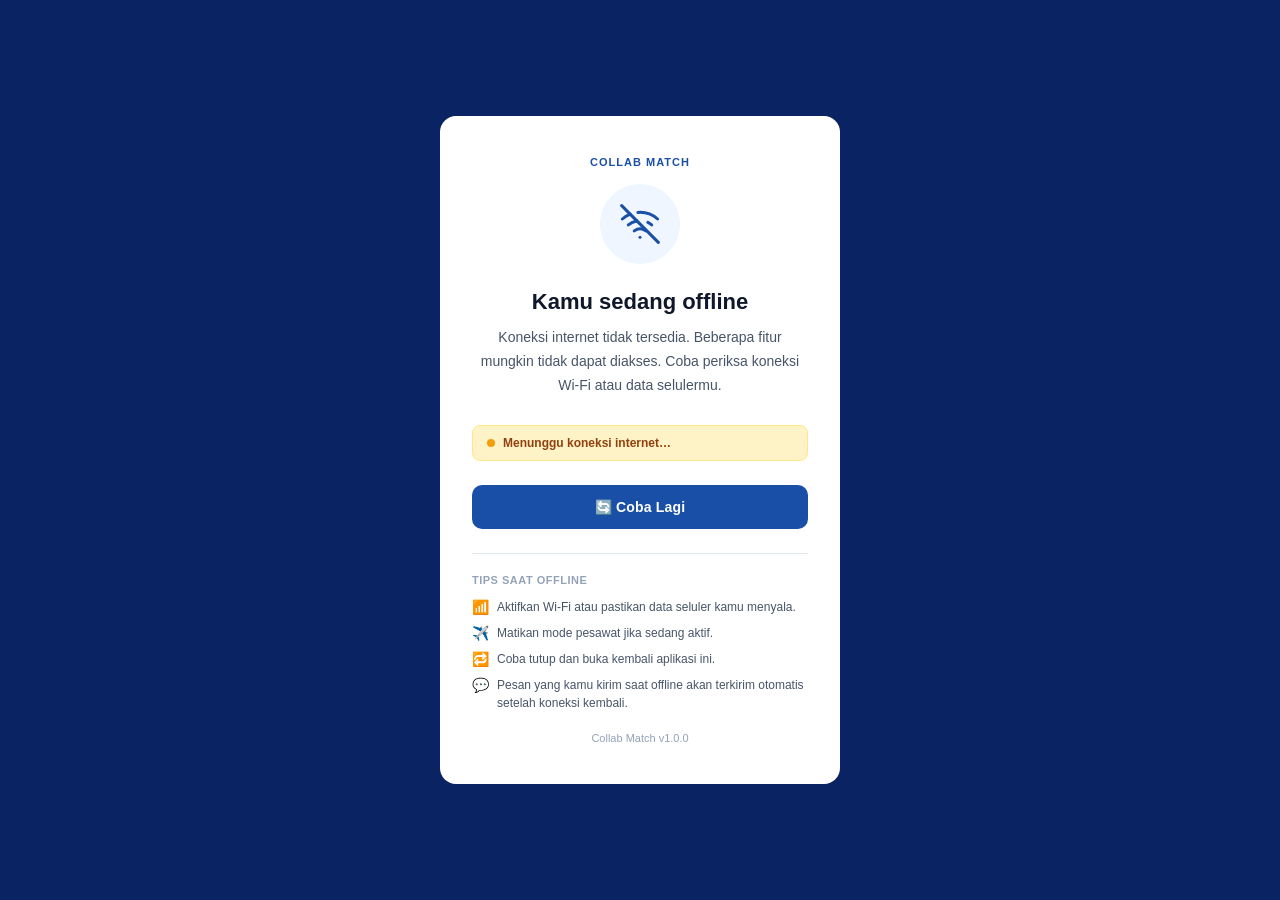
<file: offline.html>
<!DOCTYPE html>
<html lang="id">
<head>
<meta charset="UTF-8">
<meta name="viewport" content="width=device-width, initial-scale=1.0">
<meta name="theme-color" content="#1a4fa8">
<title>Offline — Collab Match</title>
<style>
  :root {
    --blue-900: #0a2463;
    --blue-700: #1a4fa8;
    --blue-400: #60a5fa;
    --blue-50:  #eff6ff;
    --gray-900: #0f172a;
    --gray-600: #475569;
    --gray-400: #94a3b8;
    --gray-200: #e2e8f0;
    --white:    #ffffff;
  }
  * { margin: 0; padding: 0; box-sizing: border-box; }
  body {
    font-family: 'Inter', -apple-system, BlinkMacSystemFont, 'Segoe UI', sans-serif;
    background: var(--blue-900);
    min-height: 100vh;
    display: flex;
    align-items: center;
    justify-content: center;
    padding: 24px;
    -webkit-font-smoothing: antialiased;
  }
  .card {
    background: var(--white);
    border-radius: 16px;
    padding: 40px 32px;
    max-width: 400px;
    width: 100%;
    text-align: center;
  }
  .icon-wrap {
    width: 80px;
    height: 80px;
    background: var(--blue-50);
    border-radius: 50%;
    display: flex;
    align-items: center;
    justify-content: center;
    margin: 0 auto 24px;
  }
  .icon-wrap svg {
    width: 40px;
    height: 40px;
    color: var(--blue-700);
  }
  .brand {
    font-size: 11px;
    font-weight: 700;
    color: var(--blue-700);
    letter-spacing: 1px;
    text-transform: uppercase;
    margin-bottom: 16px;
  }
  h1 {
    font-size: 22px;
    font-weight: 700;
    color: var(--gray-900);
    margin-bottom: 10px;
    line-height: 1.3;
  }
  p {
    font-size: 14px;
    color: var(--gray-600);
    line-height: 1.7;
    margin-bottom: 28px;
  }
  .status-row {
    display: flex;
    align-items: center;
    gap: 8px;
    background: #fef3c7;
    border: 1px solid #fde68a;
    border-radius: 8px;
    padding: 10px 14px;
    margin-bottom: 24px;
    text-align: left;
  }
  .status-dot {
    width: 8px;
    height: 8px;
    background: #f59e0b;
    border-radius: 50%;
    flex-shrink: 0;
    animation: pulse 1.5s ease-in-out infinite;
  }
  @keyframes pulse {
    0%, 100% { opacity: 1; }
    50%       { opacity: 0.4; }
  }
  .status-text {
    font-size: 12px;
    font-weight: 600;
    color: #92400e;
  }
  .btn-retry {
    background: var(--blue-700);
    color: var(--white);
    border: none;
    border-radius: 10px;
    padding: 14px 24px;
    font-size: 14px;
    font-weight: 700;
    cursor: pointer;
    width: 100%;
    transition: background 0.15s, transform 0.1s;
    letter-spacing: 0.2px;
  }
  .btn-retry:hover  { background: #1a3a7c; }
  .btn-retry:active { transform: scale(0.98); }
  .tips {
    margin-top: 24px;
    border-top: 1px solid var(--gray-200);
    padding-top: 20px;
    text-align: left;
  }
  .tips-title {
    font-size: 11px;
    font-weight: 700;
    color: var(--gray-400);
    text-transform: uppercase;
    letter-spacing: 0.5px;
    margin-bottom: 12px;
  }
  .tip-item {
    display: flex;
    align-items: flex-start;
    gap: 8px;
    margin-bottom: 8px;
  }
  .tip-icon {
    font-size: 14px;
    flex-shrink: 0;
    margin-top: 1px;
  }
  .tip-text {
    font-size: 12px;
    color: var(--gray-600);
    line-height: 1.5;
  }
  .version {
    margin-top: 20px;
    font-size: 11px;
    color: var(--gray-400);
  }
  #onlineStatus { display: none; }
  #onlineStatus.show {
    display: flex;
    align-items: center;
    gap: 8px;
    background: #d1fae5;
    border: 1px solid #6ee7b7;
    border-radius: 8px;
    padding: 10px 14px;
    margin-bottom: 24px;
  }
  .online-dot { width: 8px; height: 8px; background: #059669; border-radius: 50%; flex-shrink: 0; }
  .online-text { font-size: 12px; font-weight: 600; color: #065f46; }
</style>
</head>
<body>
<div class="card">

  <div class="brand">COLLAB MATCH</div>

  <div class="icon-wrap">
    <svg viewBox="0 0 24 24" fill="none" stroke="currentColor" stroke-width="1.8" stroke-linecap="round" stroke-linejoin="round">
      <line x1="1" y1="1" x2="23" y2="23"/>
      <path d="M16.72 11.06A10.94 10.94 0 0 1 19 12.55"/>
      <path d="M5 12.55a10.94 10.94 0 0 1 5.17-2.39"/>
      <path d="M10.71 5.05A16 16 0 0 1 22.56 9"/>
      <path d="M1.42 9a15.91 15.91 0 0 1 4.7-2.88"/>
      <path d="M8.53 16.11a6 6 0 0 1 6.95 0"/>
      <line x1="12" y1="20" x2="12.01" y2="20"/>
    </svg>
  </div>

  <h1>Kamu sedang offline</h1>
  <p>Koneksi internet tidak tersedia. Beberapa fitur mungkin tidak dapat diakses. Coba periksa koneksi Wi-Fi atau data selulermu.</p>

  <!-- Status akan berubah saat online -->
  <div class="status-row" id="offlineStatus">
    <div class="status-dot"></div>
    <div class="status-text">Menunggu koneksi internet…</div>
  </div>
  <div id="onlineStatus">
    <div class="online-dot"></div>
    <div class="online-text">Koneksi tersedia! Mengalihkan…</div>
  </div>

  <button class="btn-retry" onclick="retryConnection()">🔄 Coba Lagi</button>

  <div class="tips">
    <div class="tips-title">Tips Saat Offline</div>
    <div class="tip-item">
      <span class="tip-icon">📶</span>
      <span class="tip-text">Aktifkan Wi-Fi atau pastikan data seluler kamu menyala.</span>
    </div>
    <div class="tip-item">
      <span class="tip-icon">✈️</span>
      <span class="tip-text">Matikan mode pesawat jika sedang aktif.</span>
    </div>
    <div class="tip-item">
      <span class="tip-icon">🔁</span>
      <span class="tip-text">Coba tutup dan buka kembali aplikasi ini.</span>
    </div>
    <div class="tip-item">
      <span class="tip-icon">💬</span>
      <span class="tip-text">Pesan yang kamu kirim saat offline akan terkirim otomatis setelah koneksi kembali.</span>
    </div>
  </div>

  <div class="version" id="versionInfo">Collab Match v1.0.0</div>
</div>

<script>
  // Deteksi kembali online
  window.addEventListener('online', () => {
    document.getElementById('offlineStatus').style.display = 'none';
    document.getElementById('onlineStatus').classList.add('show');
    setTimeout(() => { window.location.replace('/index.html'); }, 1500);
  });

  window.addEventListener('offline', () => {
    document.getElementById('offlineStatus').style.display = 'flex';
    document.getElementById('onlineStatus').classList.remove('show');
  });

  function retryConnection() {
    if (navigator.onLine) {
      window.location.replace('/index.html');
    } else {
      const btn = document.querySelector('.btn-retry');
      btn.textContent = '❌ Masih offline…';
      btn.style.background = '#dc2626';
      setTimeout(() => {
        btn.textContent = '🔄 Coba Lagi';
        btn.style.background = '';
      }, 2000);
    }
  }

  // Tampilkan versi SW
  if ('serviceWorker' in navigator && navigator.serviceWorker.controller) {
    const channel = new MessageChannel();
    channel.port1.onmessage = e => {
      if (e.data && e.data.version) {
        document.getElementById('versionInfo').textContent = 'Collab Match ' + e.data.version;
      }
    };
    navigator.serviceWorker.controller.postMessage({ type: 'GET_VERSION' }, [channel.port2]);
  }
</script>
</body>
</html>
</file>
<file: style.css>
/**
 * style.css — Collab Match Creator PWA
 * Semua styling dipisah dari index.html
 */

/* ===== RESET & VARIABLES ===== */
:root {
  --blue-900: #0a2463;
  --blue-800: #1a3a7c;
  --blue-700: #1a4fa8;
  --blue-600: #2563c8;
  --blue-500: #3b82f6;
  --blue-400: #60a5fa;
  --blue-100: #dbeafe;
  --blue-50:  #eff6ff;
  --white:    #ffffff;
  --gray-50:  #f8fafc;
  --gray-100: #f1f5f9;
  --gray-200: #e2e8f0;
  --gray-300: #cbd5e1;
  --gray-400: #94a3b8;
  --gray-600: #475569;
  --gray-700: #334155;
  --gray-900: #0f172a;
  --red:      #dc2626;
  --green:    #059669;

  /* PWA safe-area support */
  --safe-top:    env(safe-area-inset-top, 0px);
  --safe-bottom: env(safe-area-inset-bottom, 0px);
  --safe-left:   env(safe-area-inset-left, 0px);
  --safe-right:  env(safe-area-inset-right, 0px);
}

* { margin: 0; padding: 0; box-sizing: border-box; }

body {
  font-family: 'Inter', -apple-system, BlinkMacSystemFont, 'Segoe UI', sans-serif;
  background: var(--gray-50);
  color: var(--gray-900);
  min-height: 100vh;
  min-height: -webkit-fill-available; /* iOS fix */
  overflow-x: hidden;
  font-size: 14px;
  line-height: 1.5;
  -webkit-font-smoothing: antialiased;
  -moz-osx-font-smoothing: grayscale;
  /* PWA: mencegah callout & selection yang tidak perlu */
  -webkit-tap-highlight-color: transparent;
  -webkit-touch-callout: none;
}

/* Mencegah body scroll saat modal/overlay aktif */
body.overlay-open { overflow: hidden; }

::-webkit-scrollbar { width: 3px; }
::-webkit-scrollbar-track { background: transparent; }
::-webkit-scrollbar-thumb { background: var(--gray-300); border-radius: 3px; }

/* ===== PWA INSTALL BANNER ===== */
.pwa-install-banner {
  display: none;
  align-items: center;
  gap: 12px;
  background: var(--blue-900);
  color: var(--white);
  padding: 12px 16px;
  position: fixed;
  bottom: calc(0px + var(--safe-bottom));
  left: 0; right: 0;
  z-index: 200;
  border-top: 1px solid var(--blue-800);
  animation: slideUpBanner 0.3s ease;
}
.pwa-install-banner.show { display: flex; }
@keyframes slideUpBanner {
  from { transform: translateY(100%); }
  to   { transform: translateY(0); }
}
.pwa-install-icon { font-size: 22px; flex-shrink: 0; }
.pwa-install-text { flex: 1; }
.pwa-install-title { font-size: 13px; font-weight: 700; }
.pwa-install-sub   { font-size: 11px; color: var(--blue-400); margin-top: 1px; }
.pwa-install-btn {
  background: var(--blue-500); color: var(--white); border: none;
  border-radius: 6px; padding: 7px 14px; font-family: 'Inter', sans-serif;
  font-size: 12px; font-weight: 700; cursor: pointer; white-space: nowrap;
  transition: background 0.15s;
}
.pwa-install-btn:hover { background: var(--blue-400); }
.pwa-install-dismiss {
  background: none; border: none; color: var(--blue-400);
  font-size: 18px; cursor: pointer; padding: 4px; line-height: 1;
  flex-shrink: 0;
}

/* ===== UPDATE BANNER ===== */
.update-banner {
  display: none;
  align-items: center;
  gap: 10px;
  background: #065f46;
  color: var(--white);
  padding: 10px 16px;
  position: fixed;
  top: calc(56px + var(--safe-top));
  left: 0; right: 0;
  z-index: 150;
}
.update-banner.show { display: flex; }
.update-banner-text { flex: 1; font-size: 12px; font-weight: 500; }
.update-banner-btn {
  background: #10b981; color: var(--white); border: none;
  border-radius: 5px; padding: 5px 12px; font-size: 11px; font-weight: 700;
  cursor: pointer; white-space: nowrap;
}

/* ===== AUTH ===== */
.auth-page {
  min-height: 100vh;
  background: var(--blue-900);
  display: flex;
  align-items: center;
  justify-content: center;
  padding: 20px;
  padding-top: calc(20px + var(--safe-top));
}

.auth-card {
  background: var(--white);
  border-radius: 12px;
  padding: 36px 32px;
  width: 100%;
  max-width: 420px;
  border: 1px solid var(--gray-200);
}

.auth-brand { margin-bottom: 28px; }
.auth-brand-name { font-size: 16px; font-weight: 700; color: var(--blue-700); letter-spacing: 0.5px; text-transform: uppercase; }
.auth-brand-sub  { font-size: 12px; color: var(--gray-400); margin-top: 2px; }

.auth-heading    { font-size: 22px; font-weight: 600; color: var(--gray-900); margin-bottom: 4px; }
.auth-subheading { font-size: 13px; color: var(--gray-400); margin-bottom: 24px; }

.form-label {
  display: block; font-size: 11px; font-weight: 600; color: var(--gray-600);
  text-transform: uppercase; letter-spacing: 0.5px; margin-bottom: 6px;
}

.form-input {
  border: 1px solid var(--gray-300); border-radius: 8px; padding: 10px 14px;
  font-family: 'Inter', sans-serif; font-size: 14px; width: 100%; color: var(--gray-900);
  background: var(--white); transition: border-color 0.15s; outline: none;
  /* PWA: font-size 16px mencegah zoom di iOS saat focus */
  font-size: max(16px, 14px);
}
.form-input:focus { border-color: var(--blue-500); box-shadow: 0 0 0 3px rgba(59,130,246,0.12); }
.form-group { margin-bottom: 16px; }

.role-grid { display: grid; grid-template-columns: 1fr 1fr; gap: 10px; margin-bottom: 20px; }

.role-option {
  border: 1.5px solid var(--gray-200); border-radius: 8px; padding: 14px 12px;
  cursor: pointer; transition: all 0.15s; background: var(--white);
}
.role-option:hover { border-color: var(--blue-400); background: var(--blue-50); }
.role-option.selected { border-color: var(--blue-600); background: var(--blue-50); }
.role-option-title { font-size: 13px; font-weight: 600; color: var(--gray-900); margin-bottom: 2px; }
.role-option-desc  { font-size: 11px; color: var(--gray-400); }

.btn-primary {
  background: var(--blue-700); color: var(--white); border: none; border-radius: 8px;
  padding: 12px 20px; font-family: 'Inter', sans-serif; font-weight: 600; font-size: 14px;
  cursor: pointer; width: 100%; transition: background 0.15s;
}
.btn-primary:hover  { background: var(--blue-800); }
.btn-primary:active { transform: scale(0.98); }

.btn-secondary {
  background: var(--white); color: var(--blue-700); border: 1.5px solid #bfdbfe;
  border-radius: 8px; padding: 10px 20px; font-family: 'Inter', sans-serif; font-weight: 600;
  font-size: 14px; cursor: pointer; width: 100%; transition: all 0.15s; margin-top: 8px;
}
.btn-secondary:hover { background: var(--blue-50); }

.auth-switch { text-align: center; margin-top: 18px; font-size: 13px; color: var(--gray-400); }
.auth-switch a { color: var(--blue-600); font-weight: 600; text-decoration: none; }

/* ===== SUCCESS BANNER (setelah register) ===== */
.reg-success-page {
  min-height: 100vh;
  background: var(--blue-900);
  display: none;
  align-items: center;
  justify-content: center;
  padding: 20px;
}
.reg-success-page.show { display: flex; }
.success-card {
  background: var(--white);
  border-radius: 12px;
  padding: 40px 32px;
  width: 100%;
  max-width: 420px;
  text-align: center;
}
.success-icon {
  width: 64px; height: 64px;
  background: #d1fae5;
  border-radius: 50%;
  display: flex; align-items: center; justify-content: center;
  font-size: 28px;
  margin: 0 auto 20px;
}
.success-title { font-size: 20px; font-weight: 700; color: var(--gray-900); margin-bottom: 8px; }
.success-sub   { font-size: 13px; color: var(--gray-600); line-height: 1.6; margin-bottom: 28px; }
.success-email-box {
  background: var(--blue-50);
  border: 1px solid var(--blue-100);
  border-radius: 8px;
  padding: 12px;
  margin-bottom: 24px;
  font-size: 14px;
  font-weight: 600;
  color: var(--blue-700);
}

/* ===== MAIN APP ===== */
.app-wrapper { display: none; min-height: 100vh; flex-direction: column; }
.app-wrapper.active { display: flex; }

/* ===== TOP NAV ===== */
.top-nav {
  background: var(--blue-900); padding: 0 20px;
  padding-top: var(--safe-top);
  height: calc(56px + var(--safe-top));
  display: flex; align-items: flex-end; padding-bottom: 0; justify-content: space-between;
  position: sticky; top: 0; z-index: 100; border-bottom: 1px solid var(--blue-800);
}
.top-nav-inner {
  display: flex; align-items: center; justify-content: space-between;
  width: 100%; height: 56px;
}
.top-nav-brand { font-size: 13px; font-weight: 700; color: var(--white); letter-spacing: 0.8px; text-transform: uppercase; }
.top-nav-brand span { color: var(--blue-400); }

.nav-actions { display: flex; align-items: center; gap: 8px; }

.nav-btn {
  background: rgba(255,255,255,0.08); border: 1px solid rgba(255,255,255,0.12); border-radius: 6px;
  width: 34px; height: 34px; display: flex; align-items: center; justify-content: center;
  cursor: pointer; color: var(--white); font-size: 15px; transition: background 0.15s; position: relative;
}
.nav-btn:hover { background: rgba(255,255,255,0.14); }
.notif-dot {
  position: absolute; top: 5px; right: 5px; width: 7px; height: 7px;
  background: var(--blue-400); border-radius: 50%; border: 1.5px solid var(--blue-900);
}
.nav-avatar {
  width: 34px; height: 34px; border-radius: 50%; background: var(--blue-600);
  display: flex; align-items: center; justify-content: center;
  font-size: 13px; font-weight: 600; color: var(--white); cursor: pointer;
  border: 1.5px solid rgba(255,255,255,0.2);
  overflow: hidden;
}
.nav-avatar img { width: 100%; height: 100%; object-fit: cover; border-radius: 50%; }

/* ===== TAB NAV ===== */
.tab-nav {
  background: var(--white); border-bottom: 1px solid var(--gray-200);
  display: flex; padding: 0 4px; position: sticky; top: 56px; z-index: 99;
  overflow-x: auto;
}
.tab-btn {
  flex: 1; min-width: 56px; padding: 14px 4px 12px; border: none; background: transparent;
  font-family: 'Inter', sans-serif; font-size: 11px; font-weight: 600; color: var(--gray-400);
  cursor: pointer; border-bottom: 2px solid transparent; margin-bottom: -1px;
  transition: all 0.15s; text-transform: uppercase; letter-spacing: 0.4px; white-space: nowrap;
}
.tab-btn.active { color: var(--blue-700); border-bottom-color: var(--blue-700); }

/* ===== CONTENT ===== */
.app-content { flex: 1; overflow-y: auto; padding-bottom: calc(24px + var(--safe-bottom)); }
.tab-section { display: none; }
.tab-section.active { display: block; }

/* ===== PAGE HEADER ===== */
.page-header { background: var(--white); padding: 20px; border-bottom: 1px solid var(--gray-200); }
.page-header-title { font-size: 18px; font-weight: 700; color: var(--gray-900); }
.page-header-sub   { font-size: 13px; color: var(--gray-400); margin-top: 2px; }

/* ===== SEARCH BAR ===== */
.search-bar-wrap {
  background: var(--white);
  padding: 12px 16px;
  border-bottom: 1px solid var(--gray-200);
}
.search-row { display: flex; gap: 8px; margin-bottom: 10px; }
.search-input-wrap { flex: 1; position: relative; }
.search-icon {
  position: absolute; left: 10px; top: 50%; transform: translateY(-50%);
  font-size: 14px; color: var(--gray-400); pointer-events: none;
}
.search-input {
  width: 100%; border: 1px solid var(--gray-300); border-radius: 8px;
  padding: 9px 12px 9px 32px; font-family: 'Inter', sans-serif; font-size: 16px;
  color: var(--gray-900); outline: none; transition: border-color 0.15s;
  background: var(--gray-50);
}
.search-input:focus { border-color: var(--blue-500); background: var(--white); box-shadow: 0 0 0 3px rgba(59,130,246,0.08); }
.btn-search {
  background: var(--blue-700); color: var(--white); border: none; border-radius: 8px;
  padding: 9px 14px; font-family: 'Inter', sans-serif; font-weight: 600; font-size: 12px;
  cursor: pointer; transition: background 0.15s; flex-shrink: 0;
}
.btn-search:hover { background: var(--blue-800); }

.filter-chips { display: flex; gap: 8px; overflow-x: auto; padding-bottom: 2px; }
.filter-chip {
  border: 1px solid var(--gray-200); border-radius: 20px; padding: 5px 12px;
  font-size: 11px; font-weight: 600; color: var(--gray-600); cursor: pointer;
  white-space: nowrap; background: var(--white); transition: all 0.15s;
}
.filter-chip:hover  { border-color: var(--blue-400); color: var(--blue-700); }
.filter-chip.active { border-color: var(--blue-600); background: var(--blue-50); color: var(--blue-700); }

.search-result-label {
  font-size: 11px; font-weight: 600; color: var(--gray-400);
  text-transform: uppercase; letter-spacing: 0.4px;
  padding: 10px 16px 4px; background: var(--white);
}

/* ===== CARDS ===== */
.card-list { padding: 16px; }

.listing-card {
  background: var(--white); border: 1px solid var(--gray-200); border-radius: 10px;
  padding: 18px; margin-bottom: 12px; transition: box-shadow 0.15s; position: relative;
}
.listing-card:hover { box-shadow: 0 2px 12px rgba(15,23,42,0.08); }
.listing-card.featured { border-color: var(--blue-400); border-left: 3px solid var(--blue-600); }

.card-top { display: flex; align-items: flex-start; justify-content: space-between; margin-bottom: 12px; }
.brand-info { display: flex; align-items: center; gap: 10px; flex: 1; min-width: 0; }
.brand-initial {
  width: 40px; height: 40px; border-radius: 8px; background: var(--blue-50);
  border: 1px solid var(--blue-100); display: flex; align-items: center; justify-content: center;
  font-size: 14px; font-weight: 700; color: var(--blue-700); flex-shrink: 0;
}
.brand-name { font-size: 14px; font-weight: 600; color: var(--gray-900); }
.brand-cat  { font-size: 11px; color: var(--gray-400); margin-top: 1px; }
.featured-label {
  font-size: 10px; font-weight: 700; color: var(--blue-700); background: var(--blue-50);
  border: 1px solid var(--blue-100); padding: 2px 8px; border-radius: 4px;
  text-transform: uppercase; letter-spacing: 0.4px; flex-shrink: 0;
}
.card-title  { font-size: 15px; font-weight: 700; color: var(--gray-900); margin-bottom: 6px; }
.card-desc   { font-size: 13px; color: var(--gray-600); line-height: 1.6; margin-bottom: 12px; }
.card-tags   { display: flex; gap: 6px; flex-wrap: wrap; margin-bottom: 12px; }
.tag { font-size: 11px; font-weight: 500; padding: 3px 8px; border-radius: 4px; background: var(--gray-100); color: var(--gray-600); }
.tag.primary { background: var(--blue-50); color: var(--blue-700); border: 1px solid var(--blue-100); }

.card-footer { display: flex; align-items: center; justify-content: space-between; }
.card-meta   { font-size: 11px; color: var(--gray-400); }
.budget-label { font-size: 17px; font-weight: 700; color: var(--gray-900); }
.budget-sub   { font-size: 11px; color: var(--gray-400); margin-top: 1px; }

.btn-apply {
  background: var(--blue-700); color: var(--white); border: none; border-radius: 6px;
  padding: 9px 16px; font-family: 'Inter', sans-serif; font-weight: 600; font-size: 12px;
  cursor: pointer; transition: background 0.15s;
}
.btn-apply:hover { background: var(--blue-800); }
.btn-apply:disabled { background: var(--gray-200); color: var(--gray-400); cursor: default; }
.btn-apply.applied { background: var(--gray-100); color: var(--green); border: 1px solid var(--gray-200); }

/* ===== INBOX / MESSAGES ===== */
.inbox-section { padding: 0; }
.inbox-header  { padding: 16px 20px 12px; border-bottom: 1px solid var(--gray-100); background: var(--white); }
.inbox-title   { font-size: 15px; font-weight: 700; color: var(--gray-900); }
.inbox-count   { display: inline-block; background: var(--blue-600); color: var(--white); font-size: 10px; font-weight: 700; padding: 1px 6px; border-radius: 10px; margin-left: 6px; vertical-align: middle; }

.thread-item {
  display: flex; align-items: center; gap: 12px; padding: 14px 20px;
  border-bottom: 1px solid var(--gray-100); cursor: pointer;
  background: var(--white); transition: background 0.1s;
}
.thread-item:hover { background: var(--gray-50); }
.thread-item.unread { background: var(--blue-50); }
.thread-avatar {
  width: 44px; height: 44px; border-radius: 50%; background: var(--blue-100);
  display: flex; align-items: center; justify-content: center;
  font-size: 16px; font-weight: 700; color: var(--blue-700); flex-shrink: 0;
}
.thread-body { flex: 1; min-width: 0; }
.thread-name {
  font-size: 14px; font-weight: 600; color: var(--gray-900);
  display: flex; align-items: center; justify-content: space-between;
}
.thread-time    { font-size: 11px; color: var(--gray-400); font-weight: 400; }
.thread-preview { font-size: 12px; color: var(--gray-400); white-space: nowrap; overflow: hidden; text-overflow: ellipsis; margin-top: 2px; }
.thread-preview.unread { color: var(--gray-700); font-weight: 500; }
.unread-badge  { width: 8px; height: 8px; background: var(--blue-600); border-radius: 50%; flex-shrink: 0; }
.thread-context { font-size: 10px; color: var(--blue-600); font-weight: 500; background: var(--blue-50); padding: 1px 6px; border-radius: 3px; margin-top: 3px; display: inline-block; }

.empty-inbox { text-align: center; padding: 48px 24px; background: var(--white); }
.empty-inbox-title { font-size: 15px; font-weight: 600; color: var(--gray-700); margin-bottom: 6px; }
.empty-inbox-sub   { font-size: 13px; color: var(--gray-400); }

/* ===== CHAT VIEW ===== */
.chat-view {
  display: none; position: fixed; inset: 0; background: var(--white); z-index: 500; flex-direction: column;
}
.chat-view.show { display: flex; }
.chat-header {
  background: var(--blue-900); padding: 0 16px;
  padding-top: var(--safe-top);
  height: calc(56px + var(--safe-top));
  display: flex; align-items: flex-end; padding-bottom: 0; gap: 12px;
  border-bottom: 1px solid var(--blue-800);
}
.chat-header-inner {
  display: flex; align-items: center; gap: 12px; height: 56px; width: 100%;
}
.btn-back { background: none; border: none; color: var(--white); font-size: 22px; cursor: pointer; padding: 0; line-height: 1; }
.chat-peer-info { flex: 1; }
.chat-peer-name   { font-size: 14px; font-weight: 600; color: var(--white); }
.chat-peer-status { font-size: 11px; color: var(--blue-400); }
.chat-peer-context { font-size: 10px; color: rgba(255,255,255,0.5); margin-top: 1px; }

.chat-messages {
  flex: 1; overflow-y: auto; padding: 16px; background: var(--gray-50);
  display: flex; flex-direction: column; gap: 10px;
}
.msg-bubble { max-width: 76%; }
.msg-bubble.me   { align-self: flex-end; }
.msg-bubble.them { align-self: flex-start; }
.msg-content { padding: 10px 14px; border-radius: 10px; font-size: 13px; line-height: 1.5; }
.msg-bubble.me .msg-content   { background: var(--blue-700); color: var(--white); border-bottom-right-radius: 3px; }
.msg-bubble.them .msg-content { background: var(--white); color: var(--gray-900); border: 1px solid var(--gray-200); border-bottom-left-radius: 3px; }
.msg-time { font-size: 10px; color: var(--gray-400); margin-top: 4px; }
.msg-bubble.me .msg-time { text-align: right; }

.chat-input-bar {
  display: flex; align-items: center; gap: 10px;
  padding: 10px 14px;
  padding-bottom: calc(10px + var(--safe-bottom));
  background: var(--white); border-top: 1px solid var(--gray-200);
}
.chat-input {
  flex: 1; border: 1px solid var(--gray-300); border-radius: 20px; padding: 9px 14px;
  font-family: 'Inter', sans-serif; font-size: 14px; outline: none; resize: none;
  transition: border-color 0.15s; background: var(--gray-50);
}
.chat-input:focus { border-color: var(--blue-400); background: var(--white); }
.btn-send {
  width: 36px; height: 36px; background: var(--blue-700); color: var(--white);
  border: none; border-radius: 50%; font-size: 16px; cursor: pointer;
  display: flex; align-items: center; justify-content: center; flex-shrink: 0;
  transition: background 0.15s;
}
.btn-send:hover { background: var(--blue-800); }

/* ===== DASHBOARD ===== */
.dash-section { padding: 20px 16px 0; }
.dash-greeting { font-size: 11px; font-weight: 600; color: var(--gray-400); text-transform: uppercase; letter-spacing: 0.5px; margin-bottom: 4px; }
.dash-name     { font-size: 20px; font-weight: 700; color: var(--gray-900); margin-bottom: 16px; }

.stat-grid { display: grid; grid-template-columns: 1fr 1fr; gap: 10px; margin-bottom: 16px; }
.stat-card {
  background: var(--white); border: 1px solid var(--gray-200); border-radius: 10px; padding: 16px;
}
.stat-label { font-size: 11px; font-weight: 600; color: var(--gray-400); text-transform: uppercase; letter-spacing: 0.4px; margin-bottom: 6px; }
.stat-value { font-size: 24px; font-weight: 700; color: var(--gray-900); }
.stat-sub   { font-size: 11px; color: var(--gray-400); margin-top: 2px; }
.stat-card.premium {
  background: var(--blue-900); border-color: var(--blue-800);
  grid-column: 1 / -1;
}
.stat-card.premium .stat-label { color: var(--blue-400); }
.stat-card.premium .stat-value { color: var(--white); font-size: 18px; }
.stat-card.premium .stat-sub   { color: rgba(255,255,255,0.5); }

.section-title {
  font-size: 13px; font-weight: 700; color: var(--gray-700);
  margin: 20px 0 10px; text-transform: uppercase; letter-spacing: 0.4px;
}

.app-list { display: flex; flex-direction: column; gap: 8px; }
.app-item {
  background: var(--white); border: 1px solid var(--gray-200); border-radius: 8px;
  padding: 12px 14px; display: flex; align-items: center; gap: 10px;
}
.app-item-title { font-size: 13px; font-weight: 600; color: var(--gray-900); }
.app-item-meta  { font-size: 11px; color: var(--gray-400); margin-top: 2px; }
.status-badge {
  font-size: 10px; font-weight: 700; padding: 3px 8px; border-radius: 4px;
  text-transform: uppercase; letter-spacing: 0.3px; flex-shrink: 0;
}
.status-badge.review   { background: #fef3c7; color: #92400e; }
.status-badge.accepted { background: #d1fae5; color: #065f46; }
.status-badge.rejected { background: #fee2e2; color: var(--red); }

/* ===== PROFILE ===== */
.profile-section { padding: 0 16px 20px; }

.profile-header {
  background: var(--blue-900); padding: 32px 20px 24px;
  text-align: center; margin-bottom: 16px;
}
.profile-avatar-wrap { position: relative; display: inline-block; margin-bottom: 14px; }
.profile-av {
  width: 72px; height: 72px; border-radius: 50%; background: var(--blue-600);
  display: flex; align-items: center; justify-content: center;
  font-size: 28px; font-weight: 700; color: var(--white);
  border: 3px solid rgba(255,255,255,0.2); overflow: hidden;
}
.profile-av img { width: 100%; height: 100%; object-fit: cover; border-radius: 50%; }
.profile-av-edit {
  position: absolute; bottom: 0; right: 0;
  width: 24px; height: 24px; background: var(--blue-500); border-radius: 50%;
  display: flex; align-items: center; justify-content: center;
  font-size: 11px; cursor: pointer; border: 2px solid var(--blue-900);
}
.profile-name-row { display: flex; align-items: center; justify-content: center; gap: 8px; }
.profile-name { font-size: 18px; font-weight: 700; color: var(--white); }
.btn-edit-name-inline {
  background: rgba(255,255,255,0.12); border: 1px solid rgba(255,255,255,0.2);
  border-radius: 6px; width: 26px; height: 26px;
  display: flex; align-items: center; justify-content: center;
  cursor: pointer; font-size: 12px; color: var(--white);
  transition: background 0.15s; flex-shrink: 0;
}
.btn-edit-name-inline:hover { background: rgba(255,255,255,0.22); }
.profile-role { font-size: 12px; color: var(--blue-400); margin-top: 4px; }

/* ===== MODALS ===== */
.overlay { display: none; position: fixed; inset: 0; background: rgba(15,23,42,0.6); z-index: 300; align-items: flex-end; justify-content: center; }
.overlay.show { display: flex; }
.bottom-sheet {
  background: var(--white); border-radius: 12px 12px 0 0; padding: 24px 20px;
  padding-bottom: calc(24px + var(--safe-bottom));
  width: 100%; max-width: 500px; max-height: 90vh; overflow-y: auto;
  animation: slideUp 0.25s ease;
}
@keyframes slideUp { from { transform: translateY(100%); } to { transform: translateY(0); } }
.sheet-handle { width: 36px; height: 3px; background: var(--gray-200); border-radius: 3px; margin: 0 auto 20px; }
.sheet-title  { font-size: 18px; font-weight: 700; color: var(--gray-900); margin-bottom: 4px; }
.sheet-sub    { font-size: 13px; color: var(--gray-400); margin-bottom: 22px; }

.pay-amount-box { border: 1px solid var(--gray-200); border-radius: 8px; padding: 14px; text-align: center; margin-bottom: 20px; background: var(--gray-50); }
.pay-amount     { font-size: 28px; font-weight: 700; color: var(--gray-900); }
.pay-amount-sub { font-size: 12px; color: var(--gray-400); margin-top: 2px; }

.pay-methods { display: grid; grid-template-columns: 1fr 1fr; gap: 8px; margin-bottom: 18px; }
.pay-opt { border: 1px solid var(--gray-200); border-radius: 8px; padding: 12px; cursor: pointer; text-align: center; transition: all 0.15s; }
.pay-opt:hover, .pay-opt.sel { border-color: var(--blue-500); background: var(--blue-50); }
.pay-opt-name { font-size: 12px; font-weight: 600; color: var(--gray-900); }

.bank-box { background: var(--gray-50); border: 1px solid var(--gray-200); border-radius: 8px; padding: 14px; margin-bottom: 18px; }
.bank-box p { font-size: 12px; color: var(--gray-600); margin-bottom: 6px; }
.bank-num   { font-size: 20px; font-weight: 700; color: var(--gray-900); letter-spacing: 1px; }
.bank-note  { font-size: 11px; color: var(--gray-400); margin-top: 6px; }

.btn-confirm      { background: var(--blue-700); color: var(--white); border: none; border-radius: 8px; padding: 13px; font-family:'Inter',sans-serif; font-weight:700; font-size:14px; cursor:pointer; width:100%; margin-bottom:10px; transition:background 0.15s; }
.btn-confirm:hover { background: var(--blue-800); }
.btn-cancel-sheet { background:transparent; border:none; font-family:'Inter',sans-serif; font-size:13px; color:var(--gray-400); cursor:pointer; width:100%; padding:8px; }

/* ===== TOAST ===== */
.toast-wrap {
  position: fixed; top: calc(70px + var(--safe-top));
  left: 50%; transform: translateX(-50%);
  z-index: 9999; display: flex; flex-direction: column; gap: 6px; pointer-events: none;
}
.toast-item {
  background: var(--gray-900); color: var(--white); padding: 10px 18px; border-radius: 6px;
  font-size: 13px; font-weight: 500; white-space: nowrap; border-left: 3px solid var(--blue-500);
  animation: toastIn 0.2s ease, toastOut 0.3s ease 2.7s forwards;
}
@keyframes toastIn  { from{transform:translateY(-12px);opacity:0;} to{transform:translateY(0);opacity:1;} }
@keyframes toastOut { to{opacity:0;} }

/* ===== EMPTY STATE ===== */
.empty-state { text-align:center; padding:48px 24px; }
.empty-title { font-size:15px; font-weight:600; color:var(--gray-700); margin-bottom:6px; }
.empty-sub   { font-size:13px; color:var(--gray-400); }

/* ===== EDIT NAMA ===== */
.name-edit-info {
  font-size: 12px; color: var(--gray-600); background: var(--gray-50);
  border: 1px solid var(--gray-200); border-radius: 8px;
  padding: 10px 12px; margin-bottom: 16px; line-height: 1.7;
}
.name-edit-info strong { color: var(--gray-900); }
.name-limit-badge {
  display: inline-block; background: var(--blue-50); color: var(--blue-700);
  font-size: 11px; font-weight: 700; padding: 2px 8px; border-radius: 4px;
  border: 1px solid var(--blue-100); margin-top: 4px;
}
.name-limit-badge.warn { background: #fef3c7; color: #92400e; border-color: #fde68a; }
.name-limit-badge.full { background: #fee2e2; color: var(--red); border-color: #fecaca; }

/* ===== FOTO PROFIL ===== */
.photo-preview-wrap { display: flex; flex-direction: column; align-items: center; gap: 12px; margin-bottom: 20px; }
.photo-preview-circle {
  width: 88px; height: 88px; border-radius: 50%;
  background: var(--blue-700); border: 3px solid var(--blue-100);
  display: flex; align-items: center; justify-content: center;
  font-size: 32px; font-weight: 700; color: var(--white);
  overflow: hidden; flex-shrink: 0;
}
.photo-preview-circle img { width: 100%; height: 100%; object-fit: cover; border-radius: 50%; }
.btn-pick-photo {
  background: var(--white); color: var(--blue-700);
  border: 1.5px solid var(--blue-600); border-radius: 8px;
  padding: 9px 20px; font-family: 'Inter', sans-serif; font-weight: 600; font-size: 13px;
  cursor: pointer; transition: all 0.15s;
}
.btn-pick-photo:hover { background: var(--blue-50); }
.photo-hint { font-size: 11px; color: var(--gray-400); text-align: center; }

.info-card { background: var(--white); border: 1px solid var(--gray-200); border-radius: 10px; padding: 18px; margin-bottom: 12px; }
.info-card-title { font-size: 11px; font-weight: 700; color: var(--gray-400); text-transform: uppercase; letter-spacing: 0.5px; margin-bottom: 14px; }
.info-row { display: flex; align-items: flex-start; gap: 10px; margin-bottom: 12px; }
.info-row:last-of-type { margin-bottom: 0; }
.info-key { font-size: 11px; font-weight: 600; color: var(--gray-400); min-width: 100px; padding-top: 1px; }
.info-val { font-size: 13px; font-weight: 500; color: var(--gray-900); flex: 1; }

.btn-edit { background: var(--white); color: var(--blue-700); border: 1.5px solid var(--blue-600); border-radius: 8px; padding: 10px; font-family: 'Inter', sans-serif; font-weight: 600; font-size: 13px; cursor: pointer; width: 100%; margin-top: 14px; transition: all 0.15s; }
.btn-edit:hover { background: var(--blue-50); }

.btn-logout { background: transparent; border: 1.5px solid var(--red); border-radius: 8px; padding: 10px; font-family: 'Inter', sans-serif; font-weight: 600; font-size: 13px; color: var(--red); cursor: pointer; width: 100%; margin-top: 8px; transition: all 0.15s; }
.btn-logout:hover { background: var(--red); color: var(--white); }

/* ===== RESPONSIVE ===== */
@media (max-width: 360px) {
  .auth-card { padding: 24px 16px; }
  .role-grid { grid-template-columns: 1fr; }
  .stat-grid { grid-template-columns: 1fr; }
}

@media (min-width: 768px) {
  .auth-card, .success-card { box-shadow: 0 20px 60px rgba(10,36,99,0.3); }
  .bottom-sheet { border-radius: 12px; margin-bottom: 24px; }
  .app-content { max-width: 600px; margin: 0 auto; }
}

/* ===== DARK MODE (sistem) ===== */
@media (prefers-color-scheme: dark) {
  /* Saat ini tetap gunakan light mode — bisa diaktifkan nanti */
}

/* ===== REDUCED MOTION ===== */
@media (prefers-reduced-motion: reduce) {
  *, *::before, *::after { animation-duration: 0.01ms !important; transition-duration: 0.01ms !important; }
}
</file>
